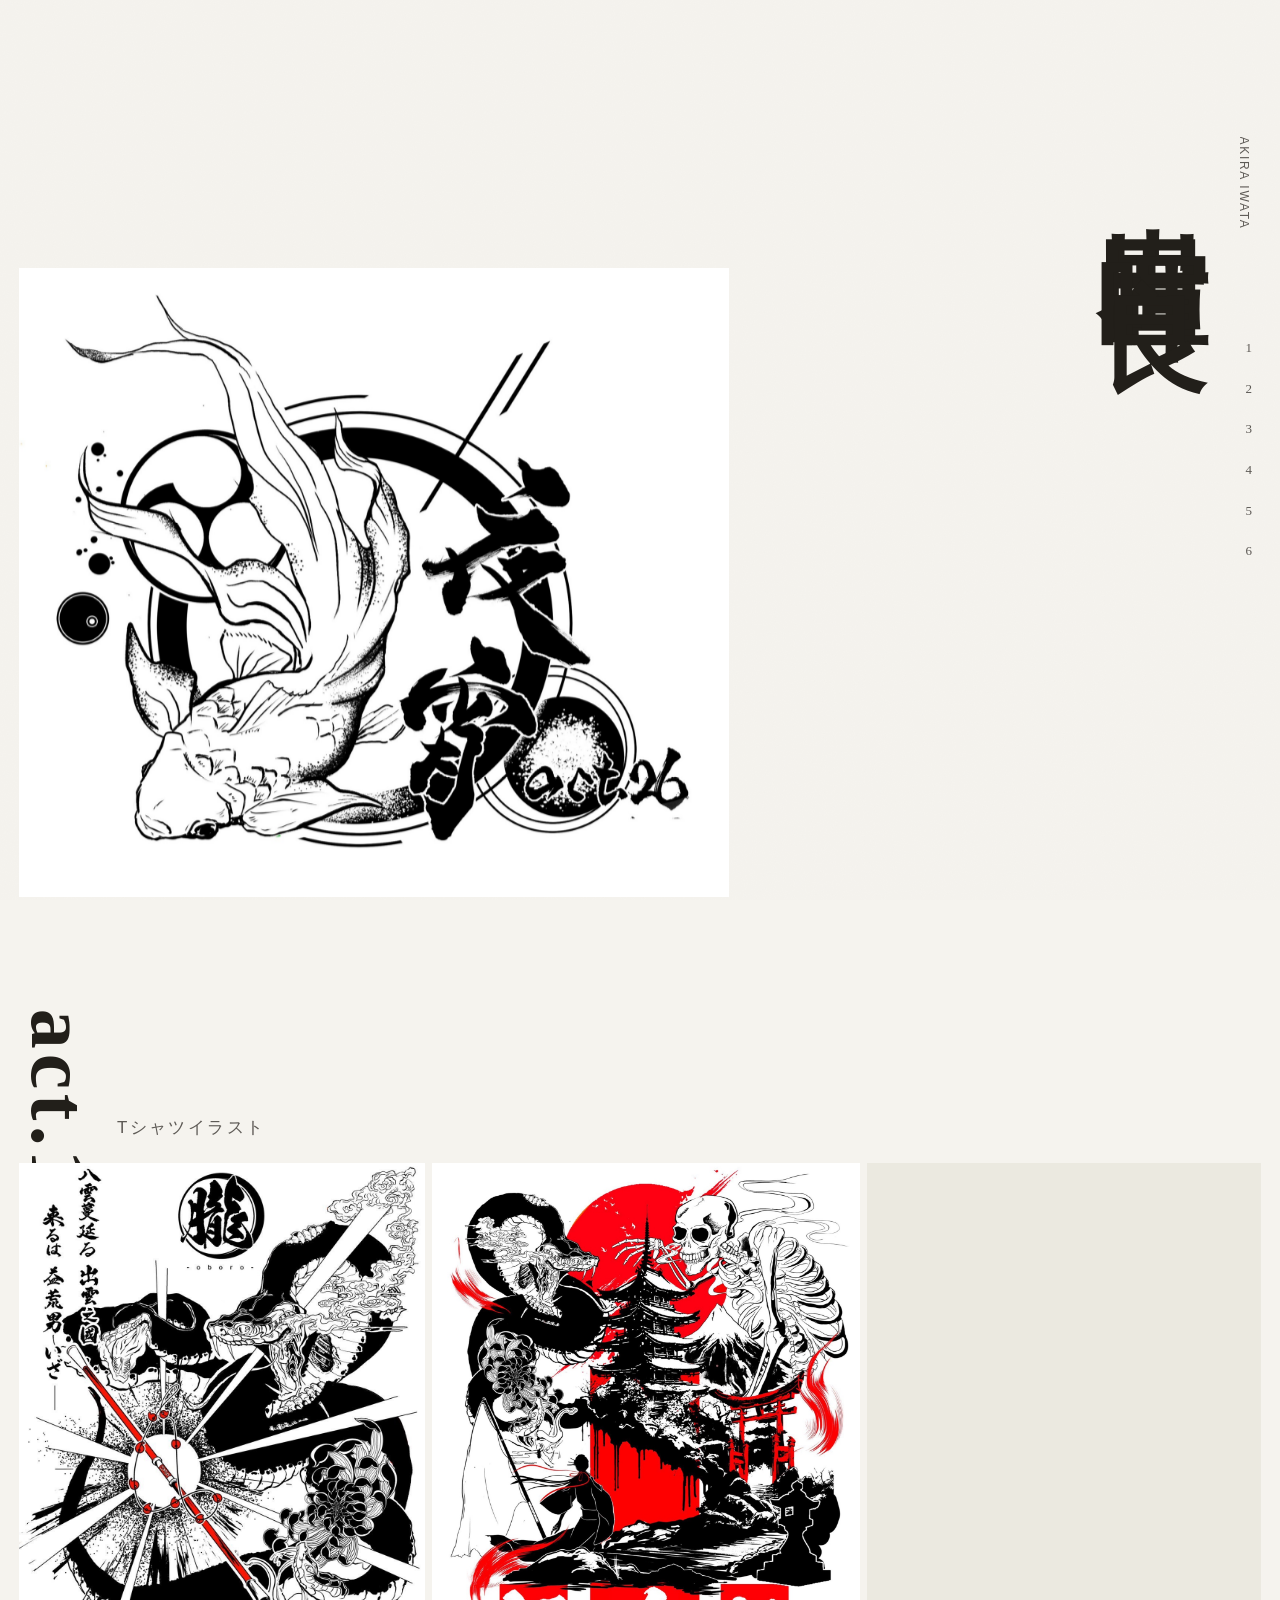
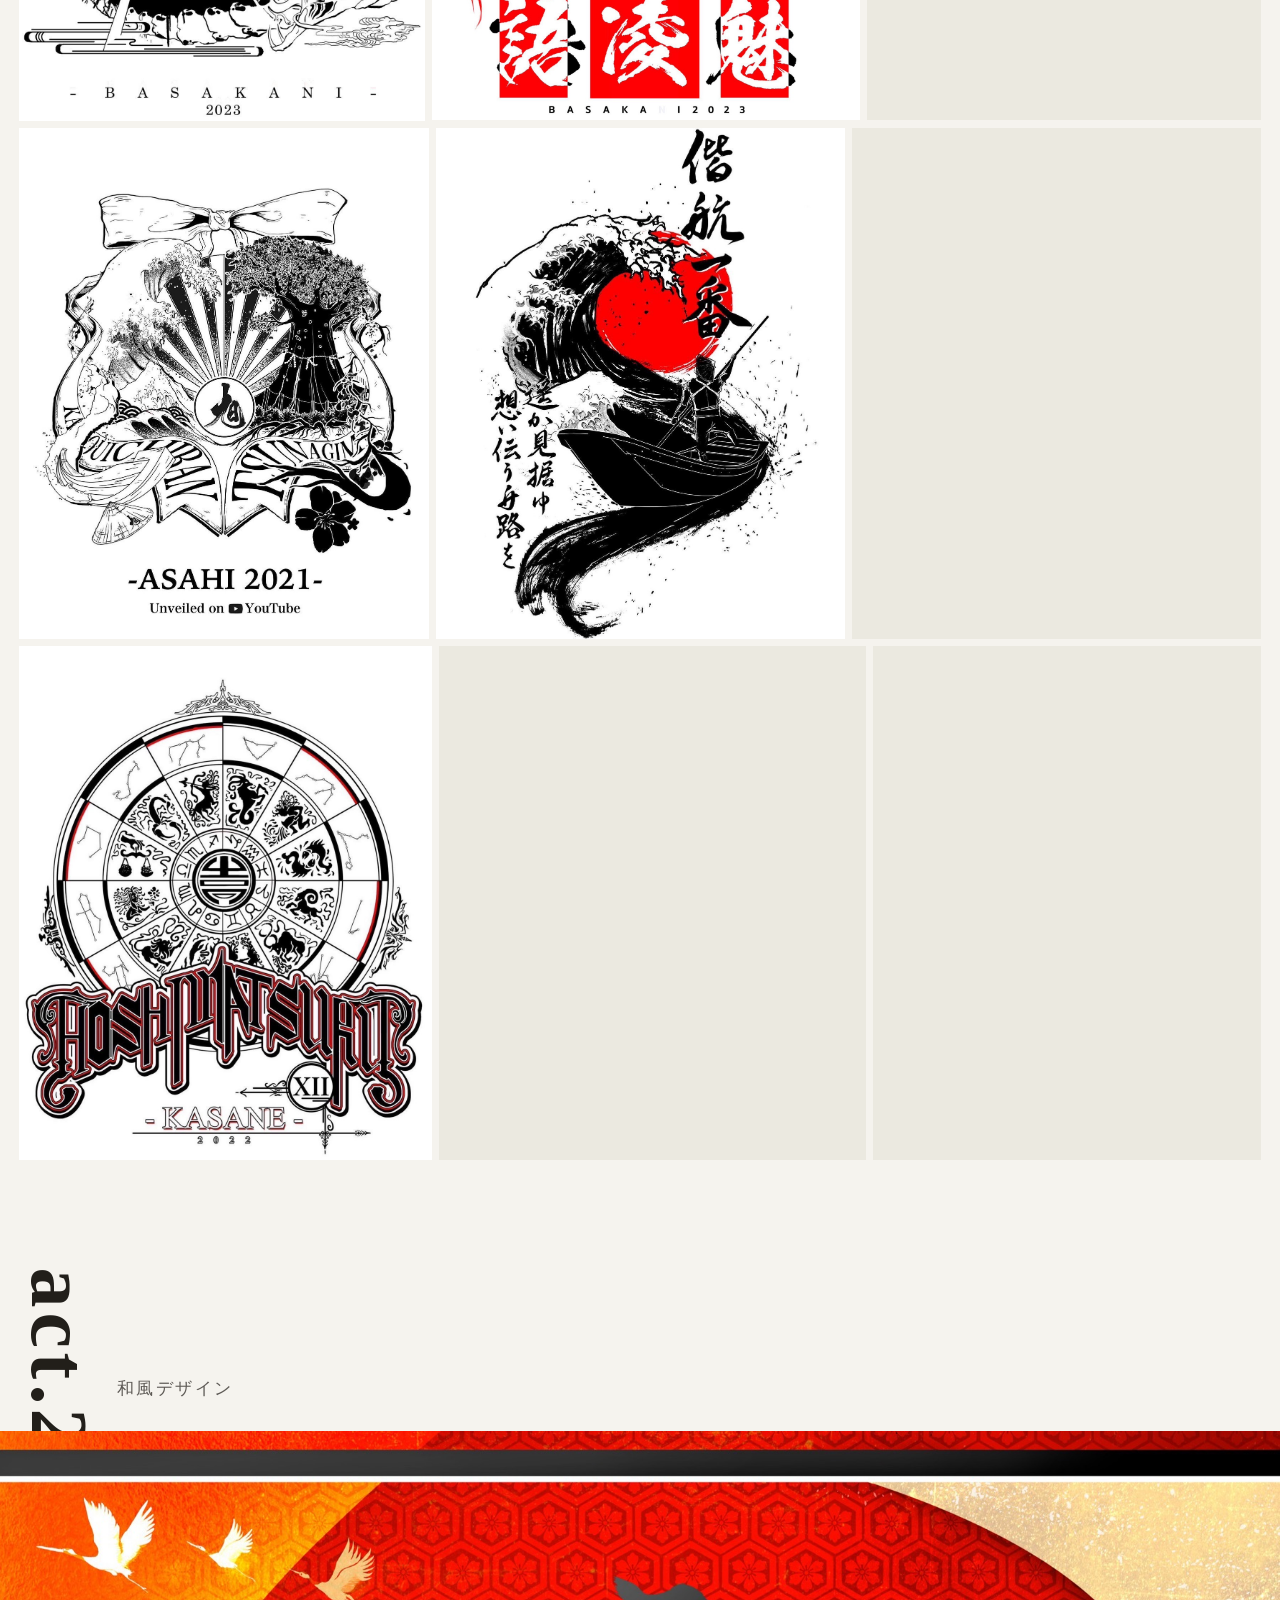
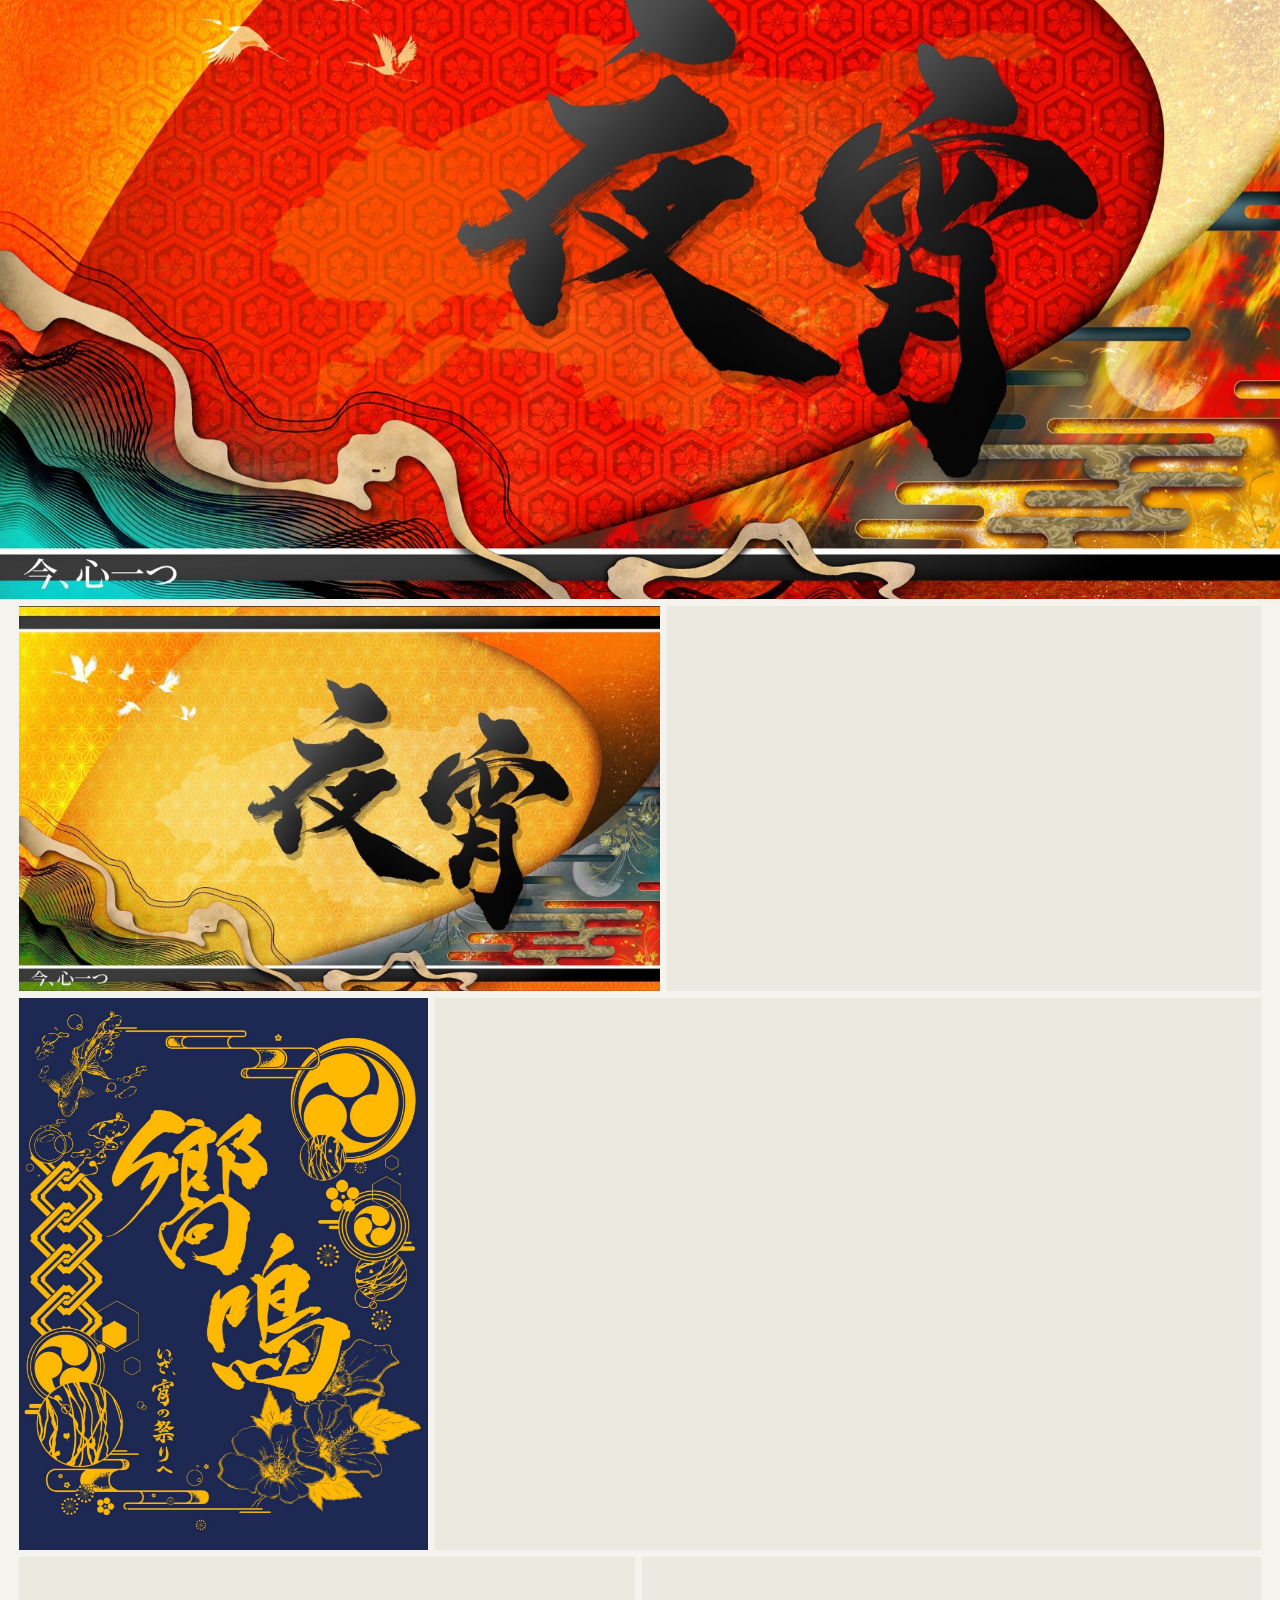
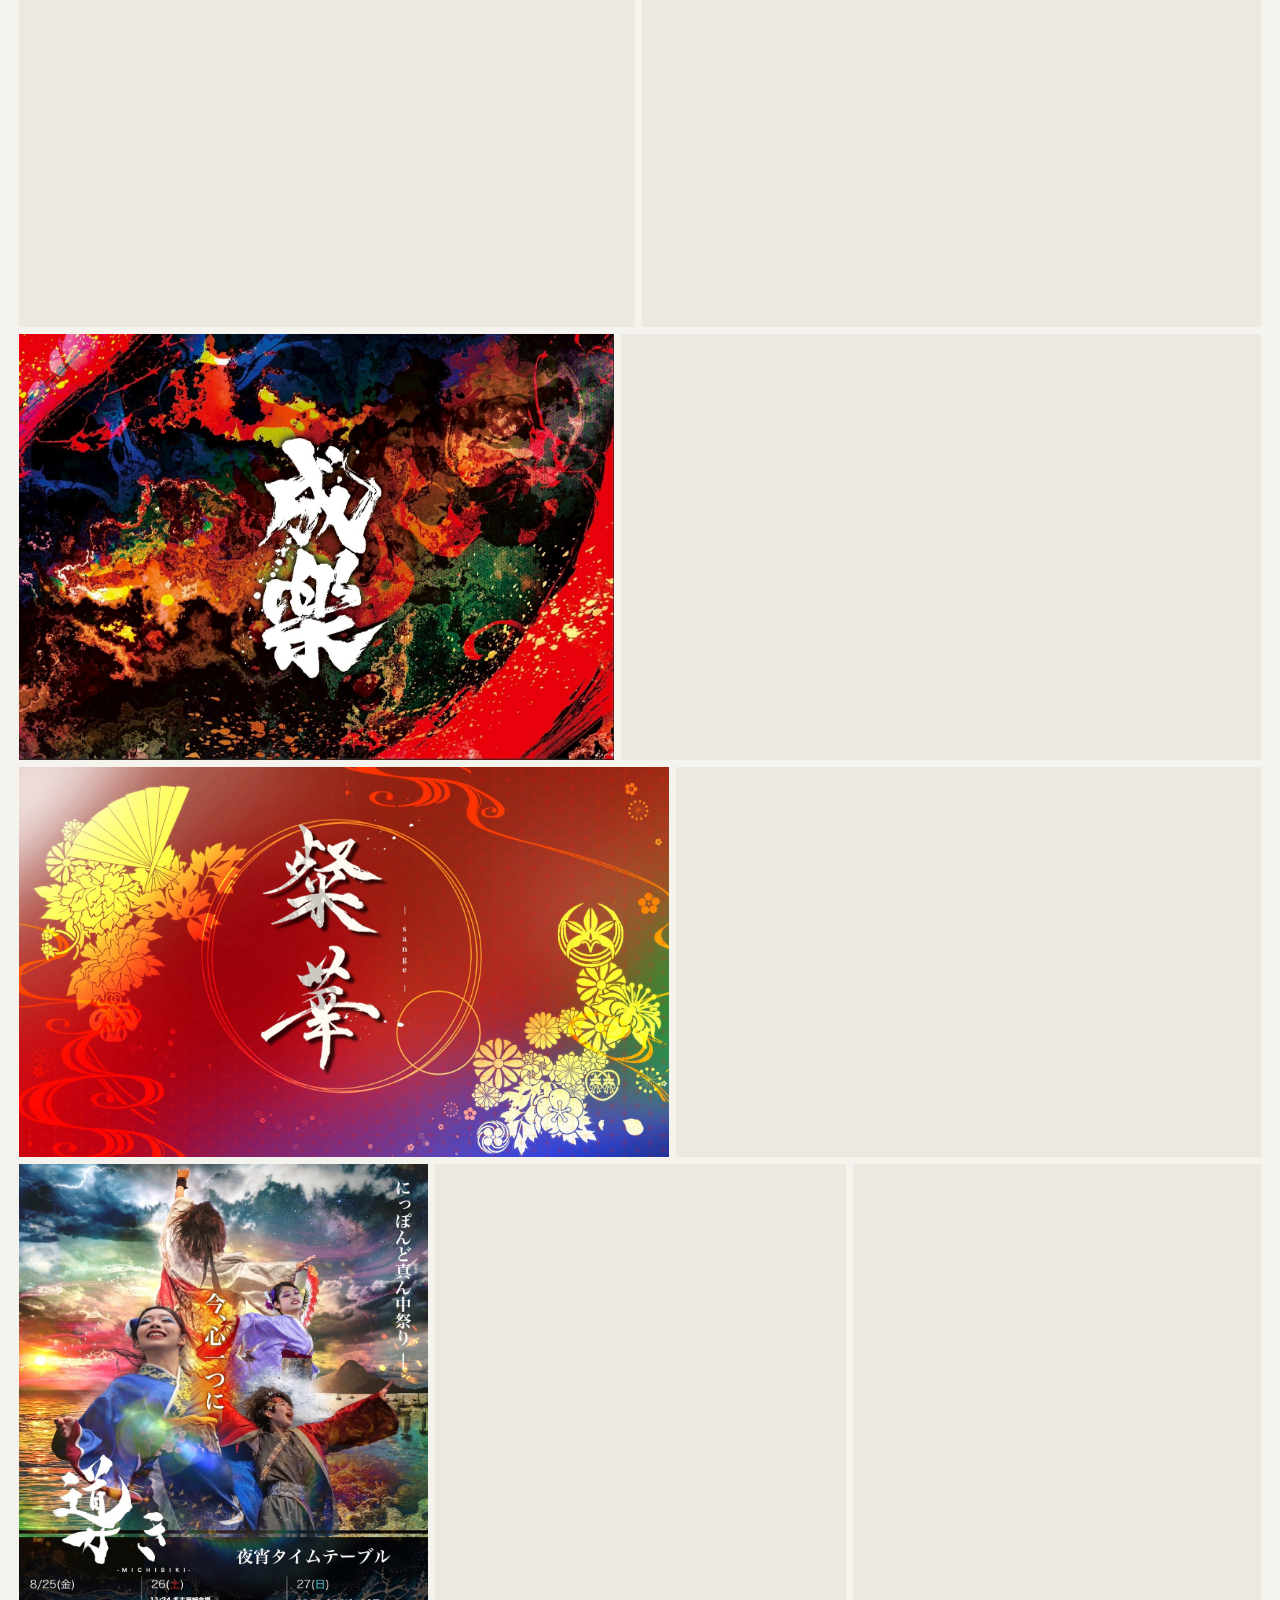
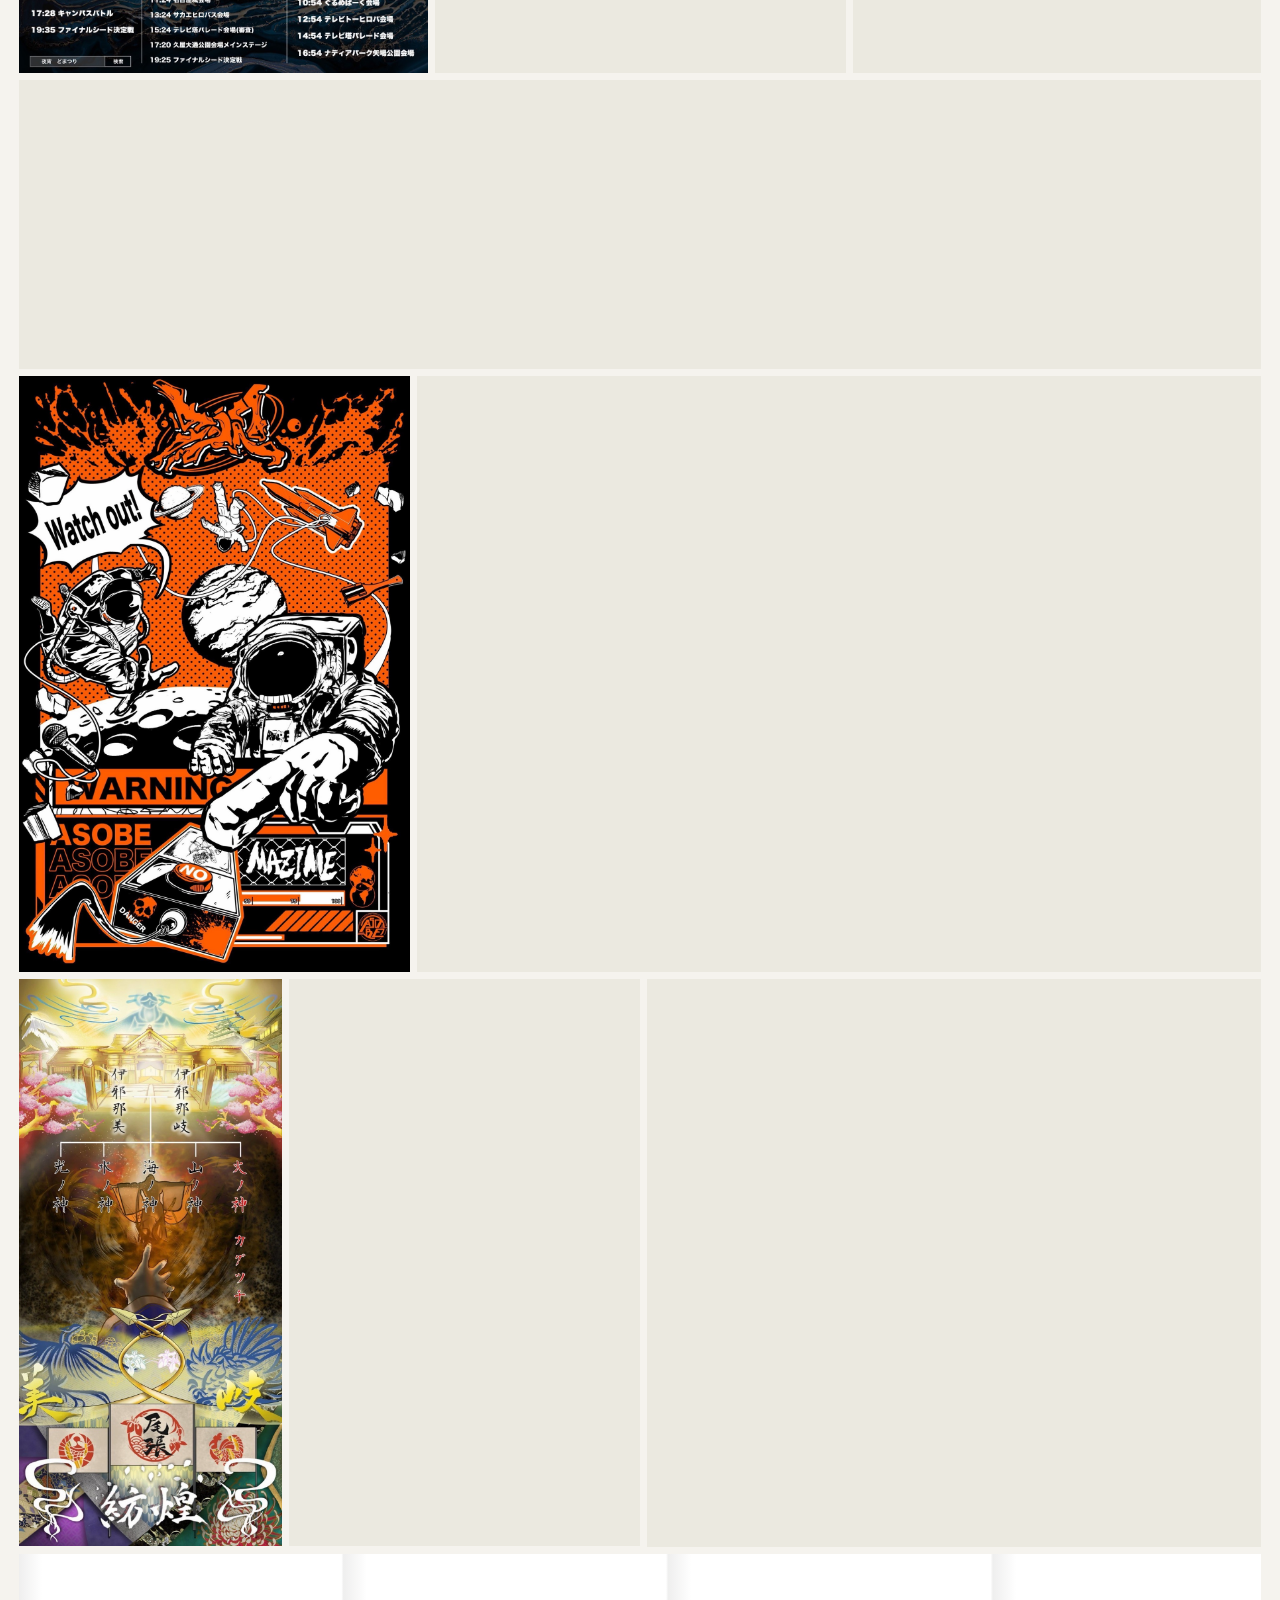
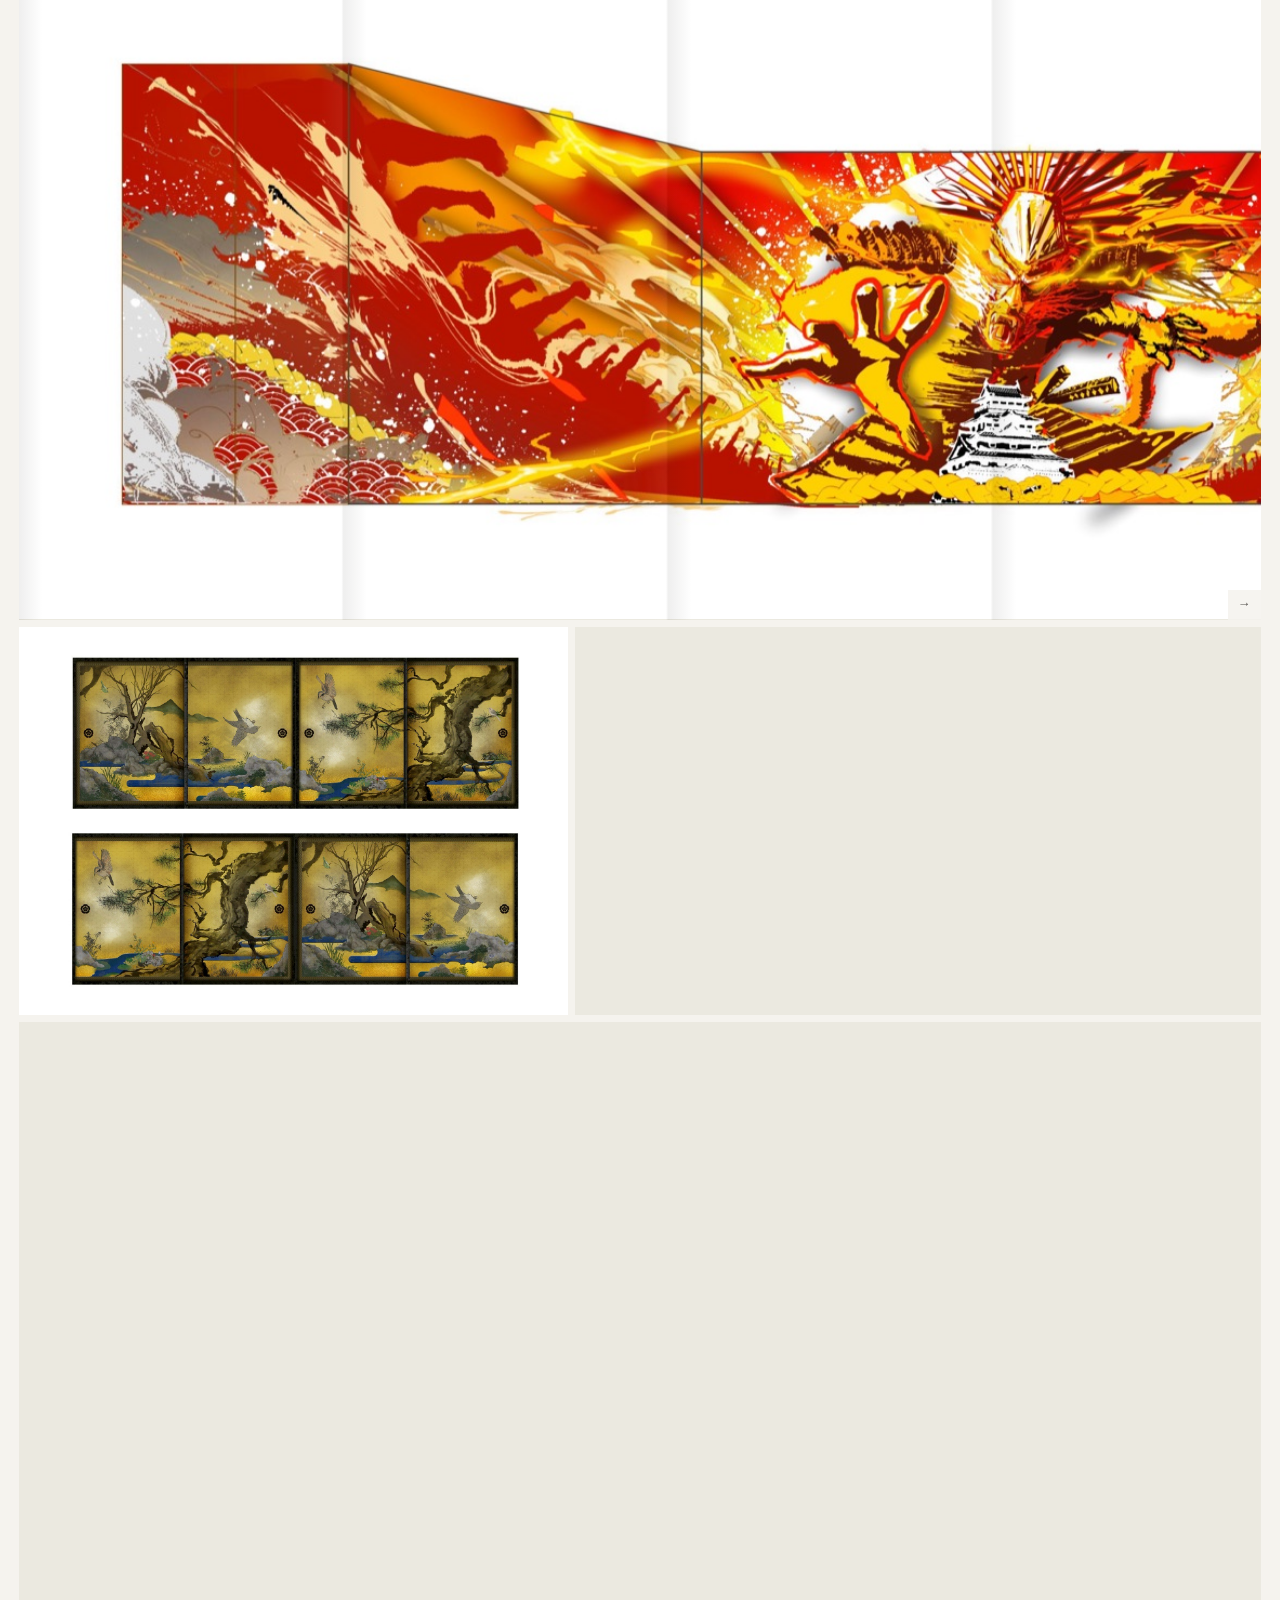
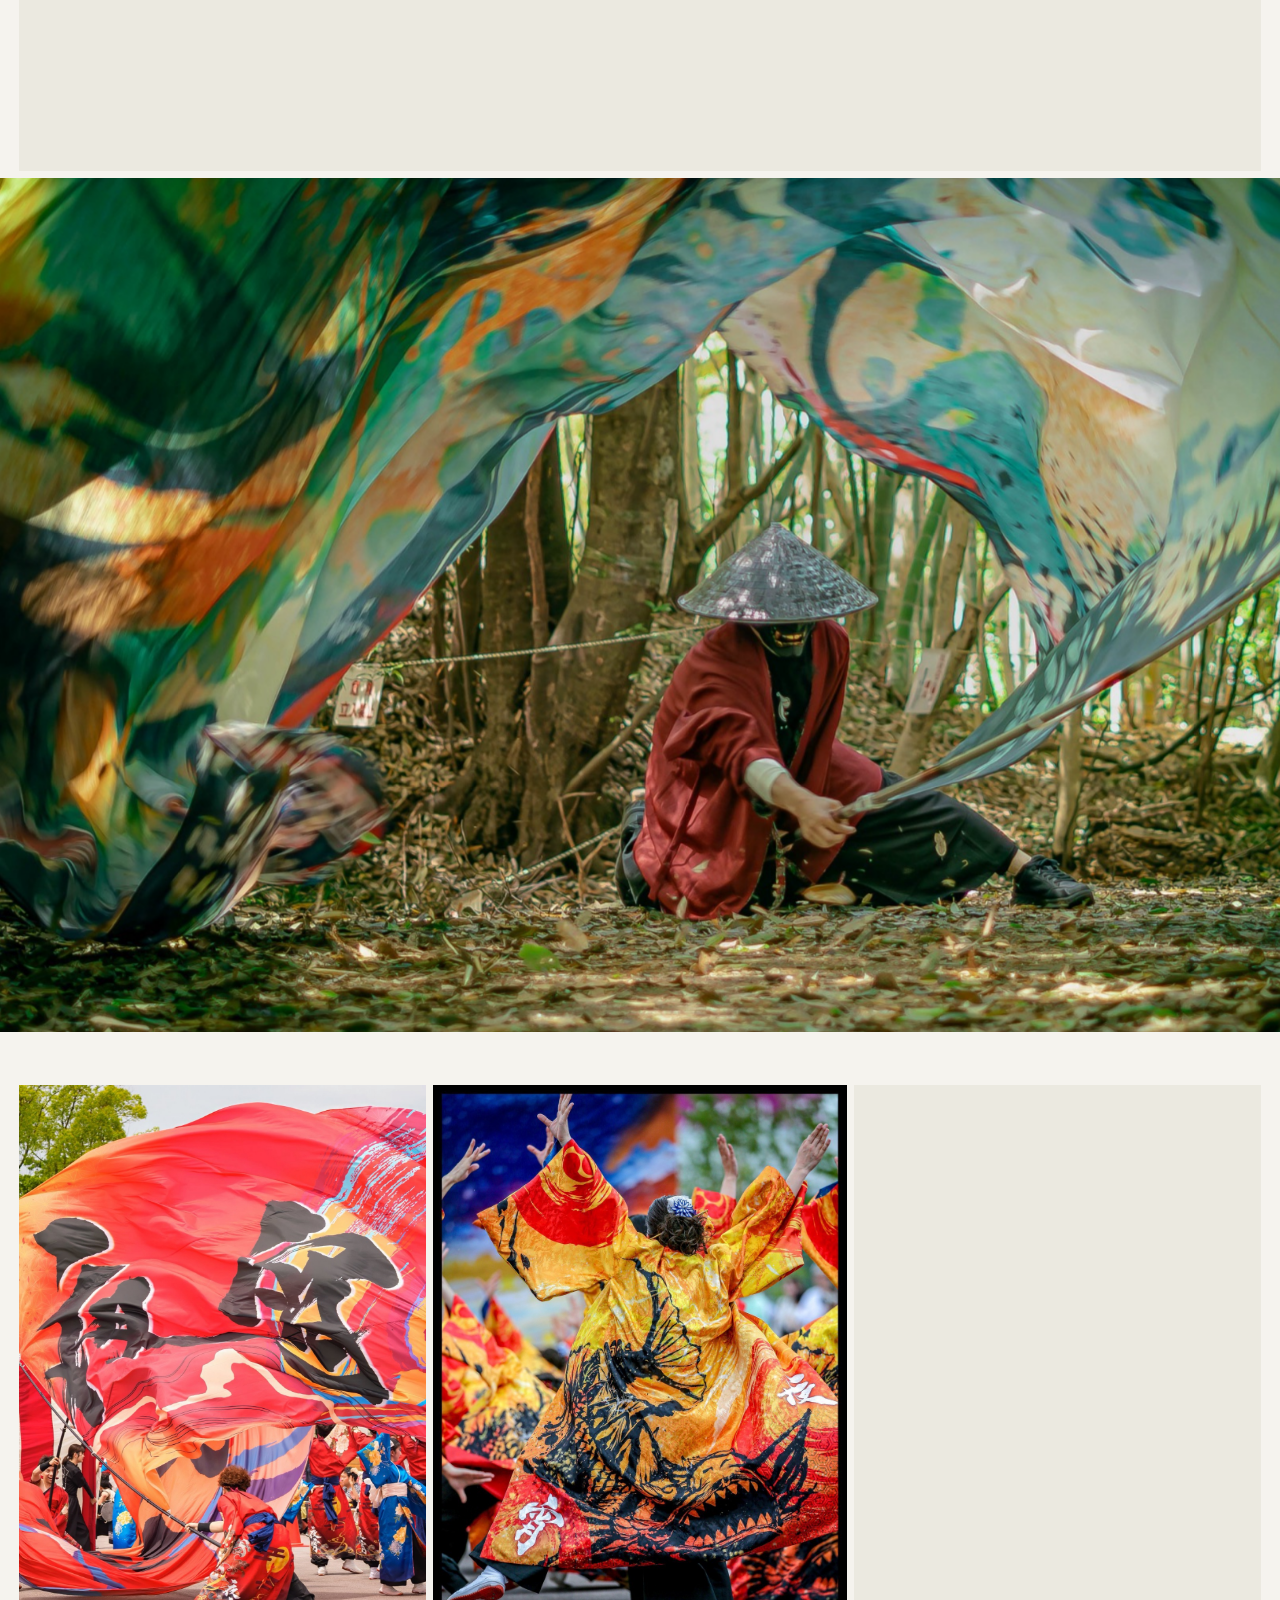
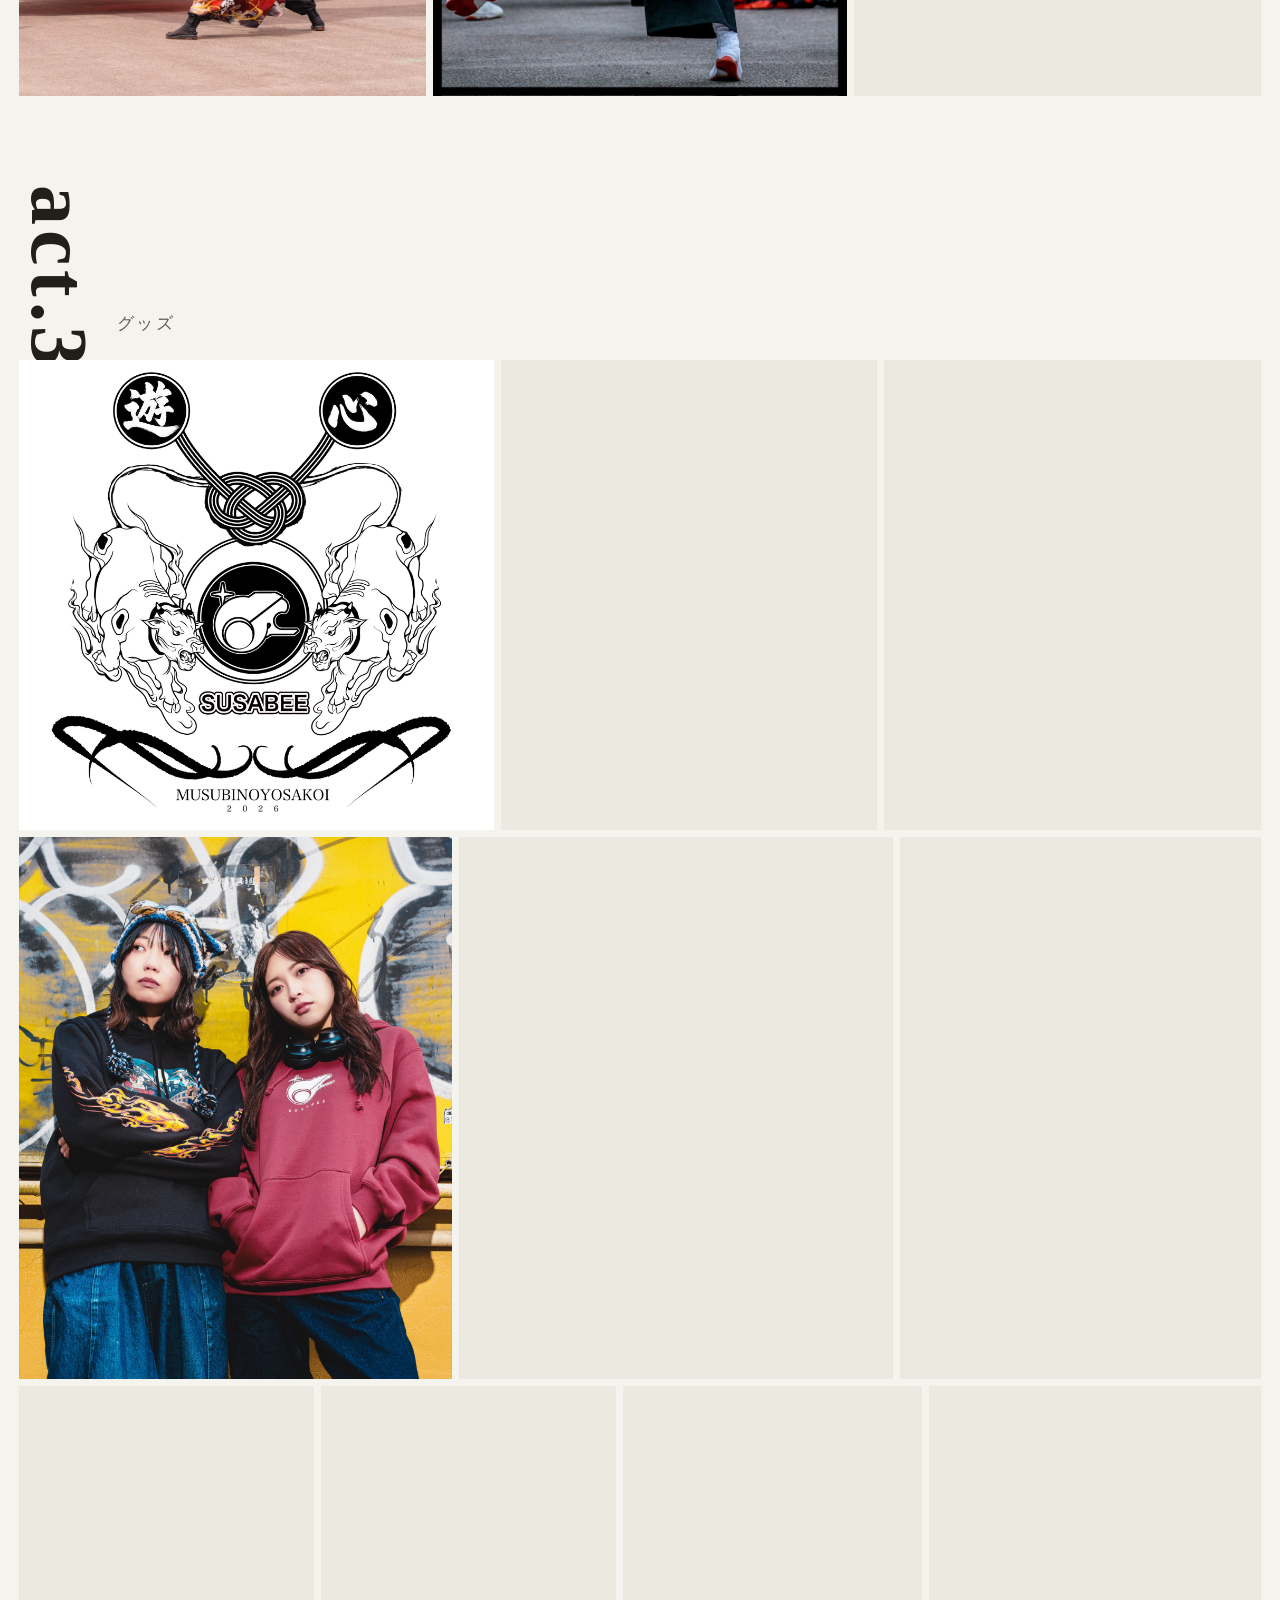
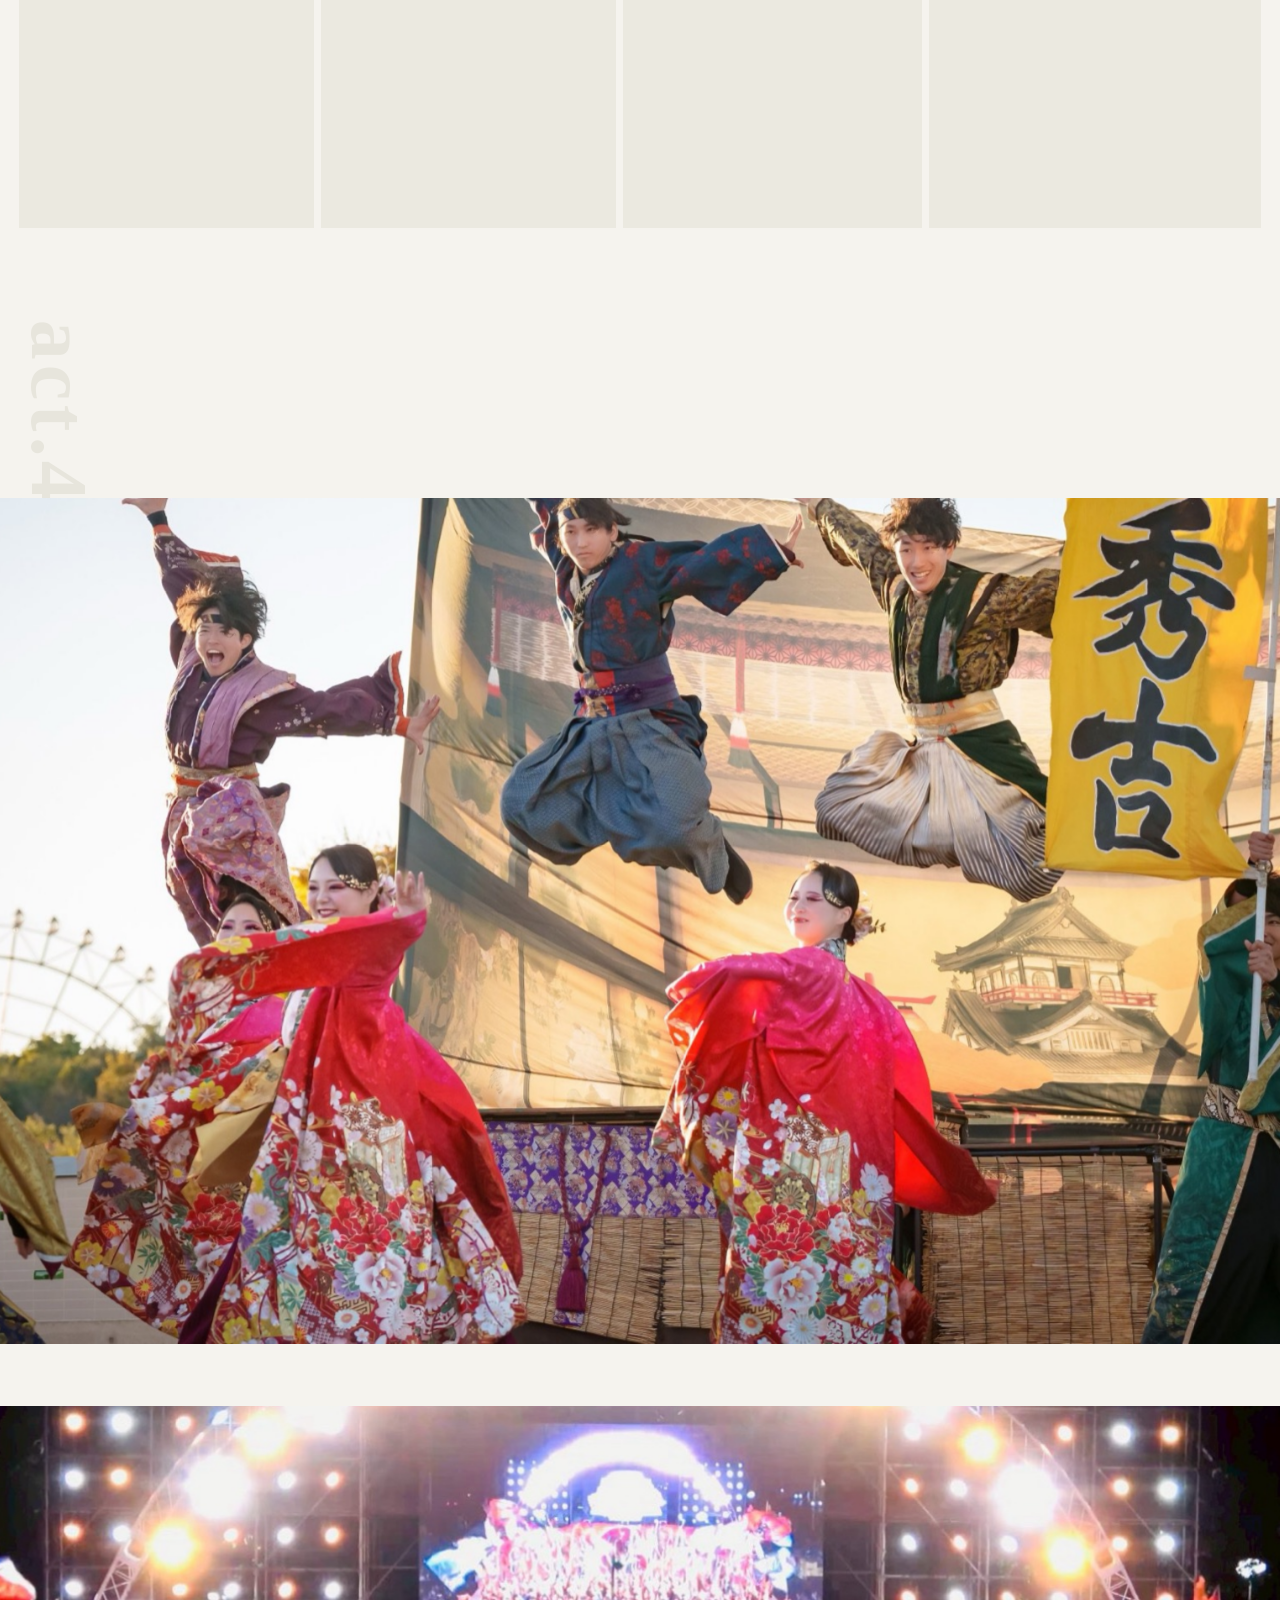
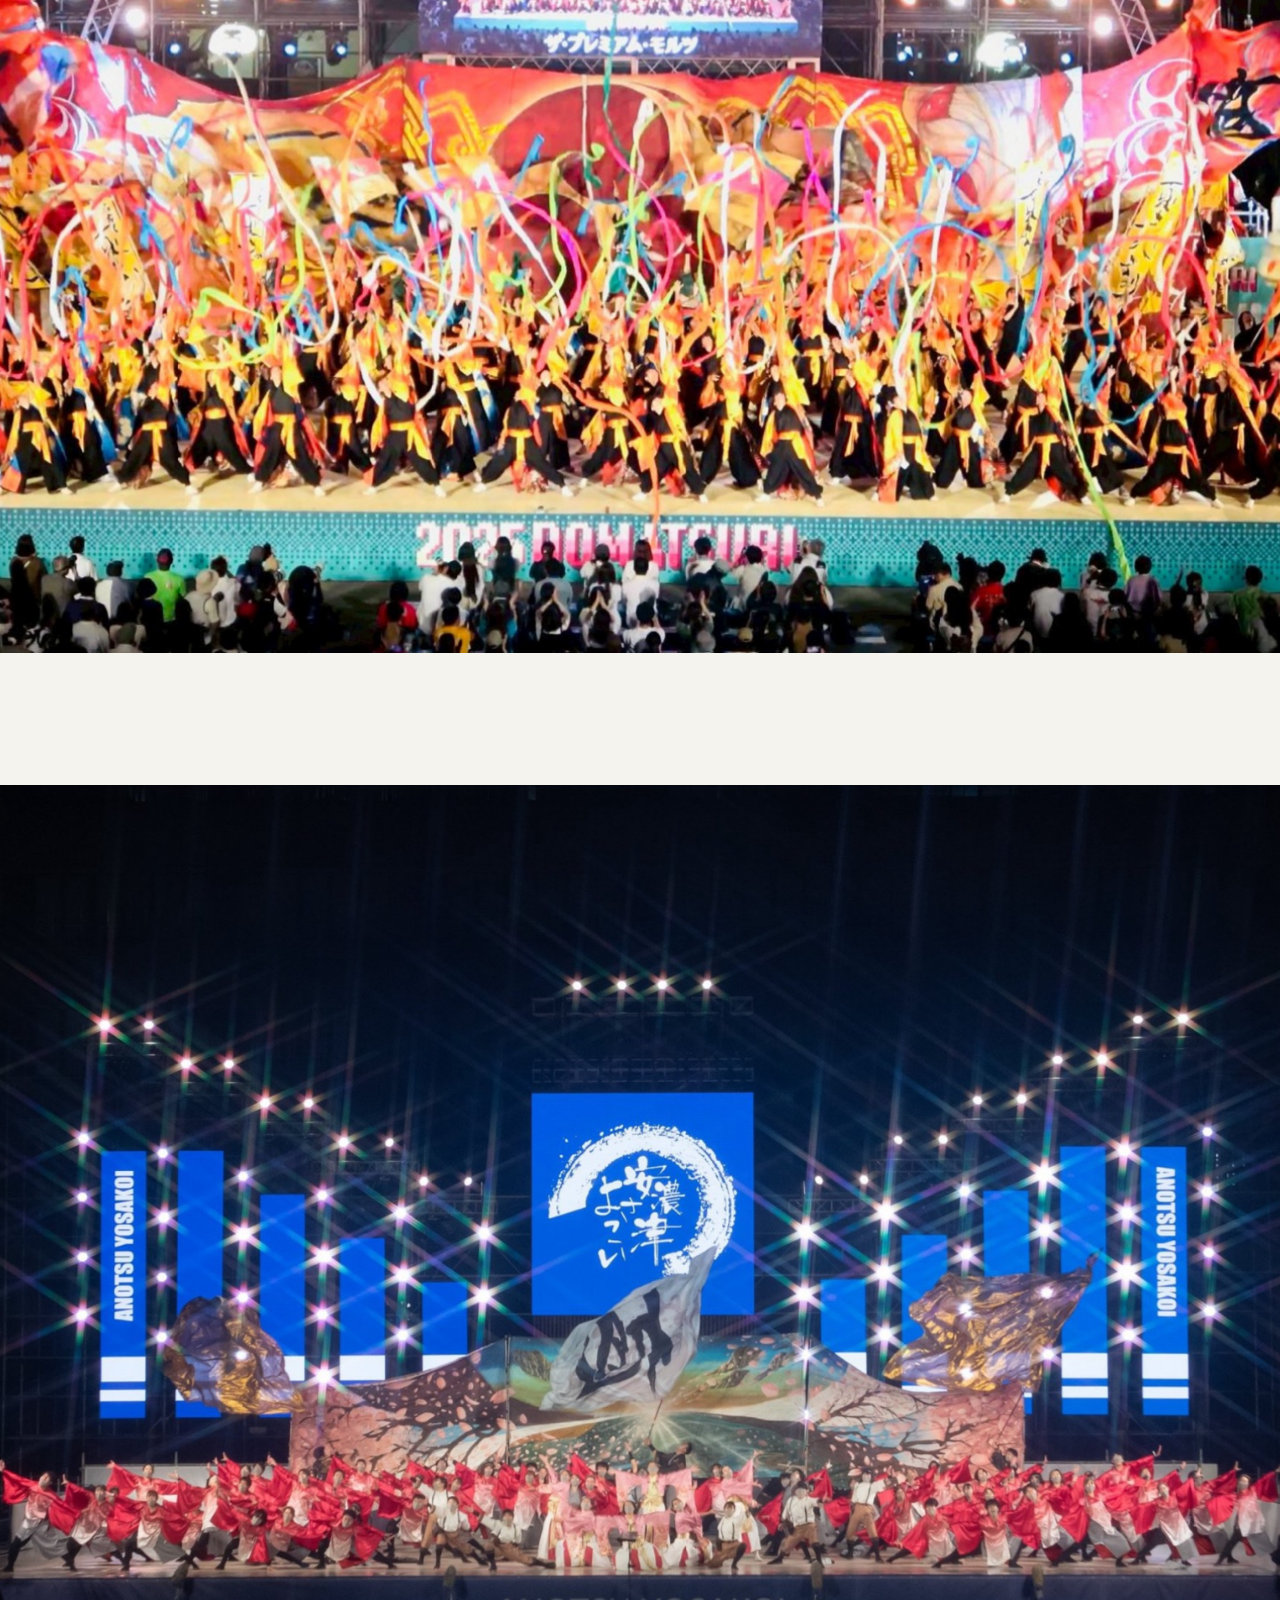
<file: index.html>
<!DOCTYPE html>
<html lang="ja" data-act="paper">
<head>
<meta charset="UTF-8">
<meta name="viewport" content="width=device-width, initial-scale=1">
<title>岩田暉良 作品集</title>
<meta name="description" content="デザイナー岩田暉良の作品集。">
<link rel="icon" href='data:image/svg+xml,<svg xmlns="http://www.w3.org/2000/svg" viewBox="0 0 64 64"><rect width="64" height="64" rx="8" fill="%23b3392b"/></svg>'>
<link rel="stylesheet" href="assets/css/style.css">
</head>
<body>
<!-- このファイルは tools/build_site.mjs による自動生成物。直接編集せず content/site.json を編集して再生成すること。 -->

<div class="bg" aria-hidden="true">
  <div class="bg__paper"></div>
  <div class="bg__night"></div>
</div>

<nav class="nav" aria-label="索引">
  <a href="#act1" aria-label="act.1">1</a>
  <a href="#act2" aria-label="act.2">2</a>
  <a href="#act3" aria-label="act.3">3</a>
  <a href="#act4" aria-label="act.4">4</a>
  <a href="#act5" aria-label="profile">5</a>
  <a href="#act6" aria-label="gallery">6</a>
</nav>

<!-- ═══ 表紙 ═══ -->
<header class="act" data-theme="paper" data-actzone="paper">
  <div class="spine hyoshi">
    <figure class="plate hyoshi__art" data-reveal>
      <button type="button" data-lb="0th-001" data-px="0.12">
        <img src="img/works/0th-001.jpg" alt="墨一色で描かれた金魚のペン画" width="1800" height="1594" fetchpriority="high" decoding="async">
      </button>
    </figure>
    <div class="hyoshi__title-block" data-px="-0.06">
      <p class="hyoshi__sub">AKIRA IWATA</p>
      <h1 class="hyoshi__title">岩田暉良</h1>
    </div>
  </div>
</header>

<main>

<section class="act" id="act1" data-theme="paper" data-actzone="paper">
  <div class="spine">
    <div class="act__head">
      <h2 class="maku-title" data-maku data-px="-0.04">act.1</h2>
      <p class="maku-sub" data-reveal>Tシャツイラスト</p>
    </div>
    <div class="row">
      <figure class="plate" style="--ar:0.728" data-reveal>
        <button type="button" data-lb="1st-001">
          <img src="img/works/1st-001.jpg" alt="二匹の蛇と菊花、朱の棒が絡む放射状のペン画" width="1092" height="1500" loading="lazy" decoding="async">
        </button>
      </figure>
      <figure class="plate" style="--ar:0.768" data-reveal>
        <button type="button" data-lb="1st-002">
          <img src="img/works/1st-002.jpg" alt="骸骨と大蛇、五重塔と朱の鳥居が折り重なるペン画" width="1383" height="1800" loading="lazy" decoding="async">
        </button>
      </figure>
      <figure class="plate" style="--ar:0.707" data-reveal>
        <button type="button" data-lb="1st-003">
          <img src="img/works/1st-003.jpg" alt="筆書きの題字と三つ巴紋を組んだ紋章" width="1273" height="1800" loading="lazy" decoding="async">
        </button>
      </figure>
    </div>
    <div class="row">
      <figure class="plate" style="--ar:0.800" data-reveal>
        <button type="button" data-lb="1st-004">
          <img src="img/works/1st-004.jpg" alt="波と古木と旭光をリボンで束ねた紋様のペン画" width="1145" height="1431" loading="lazy" decoding="async">
        </button>
      </figure>
      <figure class="plate" style="--ar:0.800" data-reveal>
        <button type="button" data-lb="1st-005">
          <img src="img/works/1st-005.jpg" alt="大波を越える舟の上で竿を差す人物と朱の日輪" width="1145" height="1431" loading="lazy" decoding="async">
        </button>
      </figure>
      <figure class="plate" style="--ar:0.799" data-reveal>
        <button type="button" data-lb="1st-006">
          <img src="img/works/1st-006.jpg" alt="スペードの中に蓮と旭光を収めた紋章" width="1144" height="1432" loading="lazy" decoding="async">
        </button>
      </figure>
    </div>
    <div class="row">
      <figure class="plate" style="--ar:0.803" data-reveal>
        <button type="button" data-lb="1st-007">
          <img src="img/works/1st-007.jpg" alt="十二星座を環に配した星図のペン画" width="1148" height="1430" loading="lazy" decoding="async">
        </button>
      </figure>
      <figure class="plate" style="--ar:0.831" data-reveal>
        <button type="button" data-lb="1st-008">
          <img src="img/works/1st-008.jpg" alt="鶴と亀甲紋、椿をあしらった墨の構成" width="1378" height="1658" loading="lazy" decoding="async">
        </button>
      </figure>
      <figure class="plate" style="--ar:0.755" data-reveal>
        <button type="button" data-lb="1st-009">
          <img src="img/works/1st-009.jpg" alt="時計盤と鯉を組み合わせたハーフトーンの画" width="898" height="1190" loading="lazy" decoding="async">
        </button>
      </figure>
    </div>
  </div>
</section>

<section class="act" id="act2" data-theme="paper" data-actzone="paper">
  <div class="spine">
    <div class="act__head">
      <h2 class="maku-title" data-maku data-px="-0.04">act.2</h2>
      <p class="maku-sub" data-reveal>和風デザイン</p>
    </div>
  </div>
  <figure class="plate bleed bleed-photo" data-reveal>
    <button type="button" data-lb="2nd-001">
      <img src="img/works/2nd-001.jpg" alt="緋色の地に扇と飛鶴、墨書の題字を配した祭グラフィック" width="1800" height="1080" loading="lazy" decoding="async">
    </button>
  </figure>
  <div class="spine">
    <div class="row">
      <figure class="plate" style="--ar:1.663" data-reveal>
        <button type="button" data-lb="2nd-002">
          <img src="img/works/2nd-002.jpg" alt="金の楕円に飛鶴と題字を配した一枚" width="1650" height="992" loading="lazy" decoding="async">
        </button>
      </figure>
      <figure class="plate" style="--ar:1.541" data-reveal>
        <button type="button" data-lb="2nd-003">
          <img src="img/works/2nd-003.jpg" alt="赤地に黒の筆文字。青紫の筆致が交差する" width="1368" height="888" loading="lazy" decoding="async">
        </button>
      </figure>
    </div>
    <div class="row">
      <figure class="plate" style="--ar:0.741" data-reveal>
        <button type="button" data-lb="2nd-004">
          <img src="img/works/2nd-004.jpg" alt="紺地に金。鯉と巴紋、花をあしらった題字ポスター" width="1334" height="1800" loading="lazy" decoding="async">
        </button>
      </figure>
      <figure class="plate" style="--ar:1.496" data-reveal>
        <button type="button" data-lb="2nd-005">
          <img src="img/works/2nd-005.jpg" alt="黒地に金の牡丹紋と朱の筆致" width="1800" height="1203" loading="lazy" decoding="async">
        </button>
      </figure>
    </div>
    <div class="row">
      <figure class="plate" style="--ar:1.665" data-reveal>
        <button type="button" data-lb="2nd-006">
          <img src="img/works/2nd-006.jpg" alt="虹色の飛沫の中の紋章。暖色の書き分け" width="1800" height="1081" loading="lazy" decoding="async">
        </button>
      </figure>
      <figure class="plate" style="--ar:1.672" data-reveal>
        <button type="button" data-lb="2nd-007">
          <img src="img/works/2nd-007.jpg" alt="同じ紋章の寒色の書き分け" width="1766" height="1056" loading="lazy" decoding="async">
        </button>
      </figure>
    </div>
    <div class="row">
      <figure class="plate" style="--ar:1.398" data-reveal>
        <button type="button" data-lb="2nd-008">
          <img src="img/works/2nd-008.jpg" alt="マーブル状の混沌の上に白抜きの筆文字" width="1513" height="1082" loading="lazy" decoding="async">
        </button>
      </figure>
      <figure class="plate" style="--ar:1.502" data-reveal>
        <button type="button" data-lb="2nd-009">
          <img src="img/works/2nd-009.jpg" alt="炎の飛沫と飛鶴を従えた題字" width="1416" height="943" loading="lazy" decoding="async">
        </button>
      </figure>
    </div>
    <div class="row">
      <figure class="plate" style="--ar:1.667" data-reveal>
        <button type="button" data-lb="2nd-010">
          <img src="img/works/2nd-010.jpg" alt="扇と牡丹、家紋を虹の帯に散らした一枚" width="1800" height="1080" loading="lazy" decoding="async">
        </button>
      </figure>
      <figure class="plate" style="--ar:1.498" data-reveal>
        <button type="button" data-lb="2nd-011">
          <img src="img/works/2nd-011.jpg" alt="朱の渦の上に白の筆文字" width="1800" height="1202" loading="lazy" decoding="async">
        </button>
      </figure>
    </div>
    <div class="row">
      <figure class="plate" style="--ar:0.803" data-reveal>
        <button type="button" data-lb="2nd-012">
          <img src="img/works/2nd-012.jpg" alt="虹色の空へ踊り手が舞う演舞会ポスター" width="1147" height="1429" loading="lazy" decoding="async">
        </button>
      </figure>
      <figure class="plate" style="--ar:0.807" data-reveal>
        <button type="button" data-lb="2nd-013">
          <img src="img/works/2nd-013.jpg" alt="三人の踊り手を金青赤で組んだポスター" width="1452" height="1800" loading="lazy" decoding="async">
        </button>
      </figure>
      <figure class="plate" style="--ar:0.802" data-reveal>
        <button type="button" data-lb="2nd-014">
          <img src="img/works/2nd-014.jpg" alt="夜桜と城を背にしたポスター" width="1444" height="1800" loading="lazy" decoding="async">
        </button>
      </figure>
    </div>
    <div class="row">
      <figure class="plate" style="--ar:4.306" data-reveal>
        <button type="button" data-lb="2nd-015">
          <img src="img/works/2nd-015.jpg" alt="提灯の参道と鳥居、花火の夜空が続く横長の画" width="1800" height="418" loading="lazy" decoding="async">
        </button>
      </figure>
    </div>
    <div class="row">
      <figure class="plate" style="--ar:0.655" data-reveal>
        <button type="button" data-lb="2nd-016">
          <img src="img/works/2nd-016.jpg" alt="ハーフトーンの宇宙飛行士が叫ぶポップアート" width="1179" height="1800" loading="lazy" decoding="async">
        </button>
      </figure>
      <figure class="plate" style="--ar:1.415" data-reveal>
        <button type="button" data-lb="2nd-019">
          <img src="img/works/2nd-019.jpg" alt="橋の上、鬼面の男と女学生が対峙する夜の図" width="1800" height="1272" loading="lazy" decoding="async">
        </button>
      </figure>
    </div>
    <div class="row">
      <figure class="plate" style="--ar:0.463" data-reveal>
        <button type="button" data-lb="2nd-017">
          <img src="img/works/2nd-017.jpg" alt="社殿と鶴、系譜を縦に紡いだ掛軸状の一幅" width="834" height="1800" loading="lazy" decoding="async">
        </button>
      </figure>
      <figure class="plate" style="--ar:0.619" data-reveal>
        <button type="button" data-lb="2nd-018">
          <img src="img/works/2nd-018.jpg" alt="白装束の舞人が刃を掲げる。鶴と鳥居と社" width="1007" height="1627" loading="lazy" decoding="async">
        </button>
      </figure>
      <figure class="plate" style="--ar:1.082" data-reveal>
        <button type="button" data-lb="2nd-020">
          <img src="img/works/2nd-020.jpg" alt="三角帽の海賊髑髏と舵輪、幟を組んだ紋" width="1800" height="1664" loading="lazy" decoding="async">
        </button>
      </figure>
    </div>
    <div class="byobu-wrap" data-reveal>
      <div class="byobu" tabindex="0" role="region" aria-label="横にスクロールできます">
        <div class="byobu__inner">
          <img src="img/works/2nd-021.jpg" alt="緋と金の焔の中に武神と城が浮かぶ六曲の折屏風" width="1800" height="615" loading="lazy" decoding="async">
          <div class="byobu__folds" aria-hidden="true"></div>
        </div>
      </div>
      <p class="byobu-hint" aria-hidden="true">→</p>
    </div>
    <div class="row">
      <figure class="plate" style="--ar:1.414" data-reveal>
        <button type="button" data-lb="2nd-022">
          <img src="img/works/2nd-022.jpg" alt="金地に松と鳥、流水を描いた八面の襖絵" width="1684" height="1191" loading="lazy" decoding="async">
        </button>
      </figure>
      <figure class="plate" style="--ar:1.768" data-reveal>
        <button type="button" data-lb="2nd-023">
          <img src="img/works/2nd-023.jpg" alt="城と鶴の襖絵を建て込んだ和室" width="1800" height="1018" loading="lazy" decoding="async">
        </button>
      </figure>
    </div>
    <div class="row">
      <figure class="plate" style="--ar:1.656" data-reveal>
        <button type="button" data-lb="3rd-011">
          <img src="img/works/3rd-011.jpg" alt="青緑と橙のマーブリングに花の縁取りの旗原画" width="1800" height="1087" loading="lazy" decoding="async">
        </button>
      </figure>
    </div>
  </div>
  <figure class="plate bleed bleed-photo bleed-photo--cover" data-reveal>
    <button type="button" data-lb="3rd-012">
      <img src="img/works/3rd-012.jpg" alt="森の中、笠を被った旗手の頭上で巨大な旗が渦を巻く" width="1800" height="1297" loading="lazy" decoding="async">
    </button>
  </figure>
  <div class="spine">
    <div class="row">
      <figure class="plate" style="--ar:0.667" data-reveal>
        <button type="button" data-lb="3rd-013">
          <img src="img/works/3rd-013.jpg" alt="翻る赤旗の下で身を沈める踊り手" width="1200" height="1800" loading="lazy" decoding="async">
        </button>
      </figure>
      <figure class="plate" style="--ar:0.677" data-reveal>
        <button type="button" data-lb="3rd-015">
          <img src="img/works/3rd-015.jpg" alt="龍のプリント衣装が回転で円を描く" width="1052" height="1554" loading="lazy" decoding="async">
        </button>
      </figure>
      <figure class="plate" style="--ar:0.667" data-reveal>
        <button type="button" data-lb="3rd-016">
          <img src="img/works/3rd-016.jpg" alt="橙の龍法被を纏う踊り手たちの接写" width="1200" height="1800" loading="lazy" decoding="async">
        </button>
      </figure>
    </div>
  </div>
</section>

<section class="act" id="act3" data-theme="paper" data-actzone="paper">
  <div class="spine">
    <div class="act__head">
      <h2 class="maku-title" data-maku data-px="-0.04">act.3</h2>
      <p class="maku-sub" data-reveal>グッズ</p>
    </div>
    <div class="row">
      <figure class="plate" style="--ar:1.008" data-reveal>
        <button type="button" data-lb="3rd-001">
          <img src="img/works/3rd-001.jpg" alt="双つの猪と呼子笛、水引を組んだ紋" width="1800" height="1785" loading="lazy" decoding="async">
        </button>
      </figure>
      <figure class="plate" style="--ar:0.800" data-reveal>
        <button type="button" data-lb="3rd-002">
          <img src="img/works/3rd-002.jpg" alt="赤い壁の前、キャップとプリントTシャツのモデル" width="1440" height="1800" loading="lazy" decoding="async">
        </button>
      </figure>
      <figure class="plate" style="--ar:0.800" data-reveal>
        <button type="button" data-lb="3rd-003">
          <img src="img/works/3rd-003.jpg" alt="鳥居の意匠のバックプリントの後ろ姿" width="1440" height="1800" loading="lazy" decoding="async">
        </button>
      </figure>
    </div>
    <div class="row">
      <figure class="plate" style="--ar:0.800" data-reveal>
        <button type="button" data-lb="3rd-004">
          <img src="img/works/3rd-004.jpg" alt="グラフィティの壁の前に立つ二人" width="1440" height="1800" loading="lazy" decoding="async">
        </button>
      </figure>
      <figure class="plate" style="--ar:0.800" data-reveal>
        <button type="button" data-lb="3rd-005">
          <img src="img/works/3rd-005.jpg" alt="レオパードのコートに赤のTシャツを合わせた着席のポートレート" width="1440" height="1800" loading="lazy" decoding="async">
        </button>
      </figure>
      <figure class="plate" style="--ar:0.667" data-reveal>
        <button type="button" data-lb="3rd-006">
          <img src="img/works/3rd-006.jpg" alt="夜、波形の壁の前でロングスリーブを着るモデル" width="1200" height="1800" loading="lazy" decoding="async">
        </button>
      </figure>
    </div>
    <div class="row">
      <figure class="plate" style="--ar:0.667" data-reveal>
        <button type="button" data-lb="3rd-007">
          <img src="img/works/3rd-007.jpg" alt="夜の階段でグラフィティを背にしたカット" width="1200" height="1800" loading="lazy" decoding="async">
        </button>
      </figure>
      <figure class="plate" style="--ar:0.667" data-reveal>
        <button type="button" data-lb="3rd-008">
          <img src="img/works/3rd-008.jpg" alt="胸プリントと袖グラフィックの寄り" width="1200" height="1800" loading="lazy" decoding="async">
        </button>
      </figure>
      <figure class="plate" style="--ar:0.677" data-reveal>
        <button type="button" data-lb="3rd-009">
          <img src="img/works/3rd-009.jpg" alt="ネオンの光の中、手すりに腰かけたモデル" width="1218" height="1800" loading="lazy" decoding="async">
        </button>
      </figure>
      <figure class="plate" style="--ar:0.751" data-reveal>
        <button type="button" data-lb="3rd-010">
          <img src="img/works/3rd-010.jpg" alt="街の光をぼかした夜景に立つポートレート" width="1351" height="1800" loading="lazy" decoding="async">
        </button>
      </figure>
    </div>
  </div>
</section>

<section class="act" id="act4" data-theme="night" data-actzone="night">
  <div class="spine">
    <div class="act__head">
      <h2 class="maku-title" data-maku data-px="-0.04">act.4</h2>
    </div>
  </div>
  <figure class="plate bleed bleed-photo bleed-photo--cover" data-reveal>
    <button type="button" data-lb="4th-001">
      <img src="img/works/4th-001.jpg" alt="夕陽の逆光の中、三人の踊り手が宙に跳ぶ" width="1800" height="1200" loading="lazy" decoding="async">
    </button>
  </figure>
  <figure class="plate bleed bleed-photo bleed-photo--cover" data-reveal>
    <button type="button" data-lb="4th-002">
      <img src="img/works/4th-002.jpg" alt="紙吹雪と旗が舞う夜の大舞台" width="1800" height="997" loading="lazy" decoding="async">
    </button>
  </figure>
  <figure class="plate bleed bleed-photo bleed-photo--cover" data-reveal>
    <button type="button" data-lb="4th-003">
      <img src="img/works/4th-003.jpg" alt="レーザーの走るメインステージを紅の衣装が埋める" width="1800" height="1201" loading="lazy" decoding="async">
    </button>
  </figure>
  <div class="spine">
    <div class="row">
      <figure class="plate" style="--ar:1.501" data-reveal>
        <button type="button" data-lb="4th-004">
          <img src="img/works/4th-004.jpg" alt="緑の題字幕の前で三人が舞う" width="1280" height="853" loading="lazy" decoding="async">
        </button>
      </figure>
      <figure class="plate" style="--ar:1.333" data-reveal>
        <button type="button" data-lb="4th-005">
          <img src="img/works/4th-005.jpg" alt="紅の衣装の一団が旗とともに舞台を渡る" width="1800" height="1350" loading="lazy" decoding="async">
        </button>
      </figure>
      <figure class="plate" style="--ar:1.778" data-reveal>
        <button type="button" data-lb="4th-006">
          <img src="img/works/4th-006.jpg" alt="声を上げる男衆の隊列と舞台幕" width="1280" height="720" loading="lazy" decoding="async">
        </button>
      </figure>
    </div>
  </div>
</section>

<section class="act shirusu" id="act5" data-theme="paper" data-actzone="paper">
  <div class="spine">
    <div class="act__head">
      <h2 class="maku-title" data-maku data-px="-0.04">profile</h2>
    </div>
  </div>

  <div class="spine">
    <div class="shirusu__grid">
      <figure class="plate shirusu__photo" data-reveal>
        <button type="button" data-lb="ex-005">
          <img src="img/works/ex-005.jpg" alt="緑の法被姿でステージから客席を指す岩田暉良" width="1057" height="1264" loading="lazy" decoding="async">
        </button>
      </figure>
      <div data-reveal>
        <h3>岩田 暉良 <small>AKIRA IWATA</small></h3>
        <h3>学歴</h3>
        <ul>
          <li><b>2015</b><span>岡山学芸館高等学校</span></li>
          <li><b>2017</b><span>中国デザイン専門学校 ビジュアルデザイン科 イラストレーションコース</span></li>
        </ul>
        <h3>スキル</h3>
        <ul>
          <li><span>グラフィックデザイン</span></li>
          <li><span>イラストレーション</span></li>
          <li><span>写真撮影・レタッチ</span></li>
          <li><span>モーショングラフィックス</span></li>
          <li><span>CG</span></li>
          <li><span>動画編集</span></li>
          <li><span>ジオラマ</span></li>
        </ul>
        <!-- CONTACT: 掲載情報が確定したらここに -->
      </div>
    </div>
  </div>
</section>

<section class="act kura" id="act6" data-theme="paper" data-actzone="paper">
  <div class="spine">
    <div class="act__head">
      <h2 class="maku-title" data-maku data-px="-0.04">gallery</h2>
    </div>
    <noscript><p>一覧の表示にはJavaScriptを使用します。画像は img/works/ フォルダから直接ご覧いただけます。</p></noscript>
    <div class="kura__grid" id="kura-grid"></div>
  </div>
</section>

</main>

<!-- ═══ 奥付 ═══ -->
<footer class="okuzuke" data-theme="paper" data-actzone="paper">
  <div class="spine">
    <p>© 岩田暉良 / AKIRA IWATA</p>
  </div>
</footer>

<!-- ライトボックス -->
<dialog class="lb" aria-label="作品ビューア">
  <div class="lb__stage">
    <img class="lb__img" alt="">
    <button type="button" class="lb__close" aria-label="閉じる">✕</button>
    <button type="button" class="lb__prev" aria-label="前へ">←</button>
    <button type="button" class="lb__next" aria-label="次へ">→</button>
  </div>
</dialog>

<script defer src="assets/js/data.js"></script>
<script defer src="assets/js/main.js"></script>
</body>
</html>
</file>
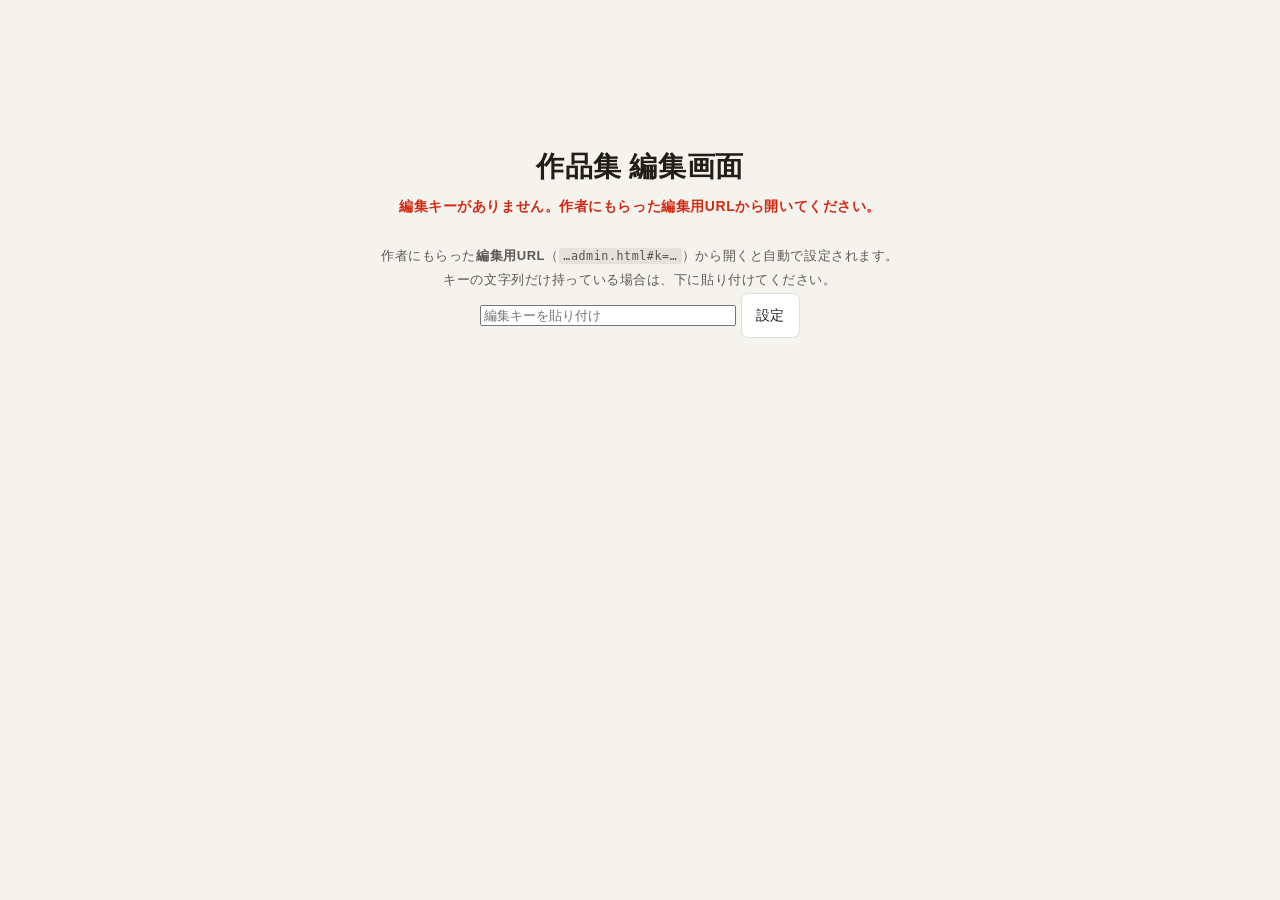
<file: admin.html>
<!DOCTYPE html>
<html lang="ja">
<head>
<meta charset="UTF-8">
<meta name="viewport" content="width=device-width, initial-scale=1">
<title>作品集 — 編集</title>
<link rel="icon" href='data:image/svg+xml,<svg xmlns="http://www.w3.org/2000/svg" viewBox="0 0 64 64"><rect width="64" height="64" rx="8" fill="%231f6f4a"/></svg>'>
<link rel="stylesheet" href="assets/css/style.css">
<link rel="stylesheet" href="assets/admin/admin.css">
</head>
<body>
<div id="boot" class="boot">
  <h1>作品集 編集画面</h1>
  <p class="boot__msg" id="bootMsg">読み込み中…</p>
  <div id="keyForm" hidden>
    <p class="boot__hint">作者にもらった<b>編集用URL</b>（<code>…admin.html#k=…</code>）から開くと自動で設定されます。<br>
    キーの文字列だけ持っている場合は、下に貼り付けてください。</p>
    <p><input id="keyInput" type="password" placeholder="編集キーを貼り付け" style="width:16rem">
    <button class="btn" id="keySave">設定</button></p>
  </div>
</div>

<div id="app" hidden>
  <header class="topbar">
    <div class="topbar__title">作品集 編集</div>
    <div class="topbar__actions">
      <button class="btn btn--ghost" id="btnPreview" type="button">プレビュー↗</button>
      <button class="btn" id="btnSave">保存</button>
      <button class="btn btn--primary" id="btnPublish">本番へ公開</button>
    </div>
    <div class="topbar__status" id="status" aria-live="polite"></div>
  </header>

  <div class="tray" id="tray" hidden>
    <div class="tray__label">新しく追加した画像 <small>— ドラッグして好きな場所へ配置</small></div>
    <div class="tray__items" id="trayItems"></div>
  </div>

  <main class="wrap">
    <section class="canvas" id="canvas"></section>

    <aside class="side" id="selPanel" hidden>
      <div class="panel">
        <h2>選択中の画像</h2>
        <div class="sel">
          <img id="selImg" alt="">
          <div class="sel__body">
            <div class="sel__id" id="selId"></div>
            <label class="fld"><span>説明文（alt）</span>
              <textarea id="selAlt" rows="2" placeholder="画像の説明（読み上げ・代替表示用）"></textarea>
            </label>
            <button class="btn btn--sm btn--danger" id="selDelete">完全に削除</button>
          </div>
        </div>
        <button class="btn btn--sm btn--ghost" id="selClose" style="margin-top:.6rem">閉じる</button>
      </div>
    </aside>
  </main>
</div>

<input type="file" id="fileInput" accept="image/*" hidden multiple>

<script src="assets/admin/admin.js" type="module"></script>
</body>
</html>
</file>
<file: assets/css/style.css>
@charset "UTF-8";
/* ============================================================
   岩田暉良 作品集
   マクロ構造: ジャスティファイド・ロウ（行充填）の密な図録。
   幕の変わり目のみフルブリードが破る。二幕（紙→夜→紙）。
   規律: 色・字体は全てトークン経由 / アニメは transform・opacity のみ
   critique: Philosophy 5 / Hierarchy 4 / Execution 4 / Specificity 5 / Restraint 4 / Variety 4
   ============================================================ */

/* ---------- tokens ---------- */
:root {
  /* 紙の幕 */
  --washi:       oklch(0.965 0.008 95);
  --washi-shade: oklch(0.932 0.012 95);
  --sumi:        oklch(0.240 0.010 80);
  --sumi-soft:   oklch(0.240 0.010 80 / 0.72);
  --sumi-faint:  oklch(0.240 0.010 80 / 0.16);
  --shu:         oklch(0.560 0.205 31);
  --kin:         oklch(0.760 0.115 88);

  /* 夜の幕 */
  --night-bg:    oklch(0.145 0.015 285);
  --night-shade: oklch(0.195 0.015 285);
  --night-ink:   oklch(0.920 0.012 95);
  --night-soft:  oklch(0.920 0.012 95 / 0.68);
  --night-faint: oklch(0.920 0.012 95 / 0.18);
  --shu-bright:  oklch(0.635 0.215 33);

  /* 字体（システムのみ・ネットワークゼロ） */
  --font-display: "Hiragino Mincho ProN", "Hiragino Mincho Pro", "YuMincho", "Yu Mincho", "Noto Serif JP", serif;
  --font-ui: "Hiragino Kaku Gothic ProN", "Hiragino Sans", "Yu Gothic", "YuGothic", "Noto Sans JP", sans-serif;

  /* 級数 */
  --fs-display: clamp(3.2rem, 2rem + 6.5vw, 7rem);
  --fs-maku:    clamp(2.6rem, 1.8rem + 4vw, 5.5rem);
  --fs-h2:      clamp(1.35rem, 1.1rem + 1.2vw, 2rem);
  --fs-body:    clamp(1rem, 0.94rem + 0.3vw, 1.125rem);
  --fs-caption: 0.8125rem;
  --fs-fig:     0.75rem;

  --lh-body: 1.9;
  --ls-body: 0.04em;
  --ls-fig:  0.14em;

  /* 余白（密） */
  --gap: clamp(4px, 0.55vw, 9px);
  --s-1: 0.25rem; --s-2: 0.5rem; --s-3: 1rem; --s-4: 1.5rem;
  --s-5: 2.5rem;  --s-6: 4rem;

  --w-spine: 100rem;

  /* モーション */
  --ease-out: cubic-bezier(0.22, 1, 0.36, 1);
  --dur-reveal: 640ms;
  --dur-akaten: 1300ms;
}

/* ---------- base ---------- */
*, *::before, *::after { box-sizing: border-box; }

html {
  overflow-x: clip;
  background: var(--washi);
  scroll-behavior: smooth;
}

body {
  margin: 0;
  font-family: var(--font-ui);
  font-size: var(--fs-body);
  line-height: var(--lh-body);
  letter-spacing: var(--ls-body);
  color: var(--sumi);
  -webkit-font-smoothing: antialiased;
}

img { max-width: 100%; height: auto; display: block; }

h1, h2, h3, p, figure, figcaption { margin: 0; font-style: normal; }

::selection { background: var(--shu); color: var(--washi); }

:focus-visible {
  outline: 2px solid var(--shu);
  outline-offset: 3px;
  transition: none;
}
[data-theme="night"] :focus-visible { outline-color: var(--kin); }

/* ---------- 固定二層背景（暗転の機構） ---------- */
.bg { position: fixed; inset: 0; z-index: -1; pointer-events: none; }
.bg__paper, .bg__night { position: absolute; inset: 0; }
.bg__paper { background: var(--washi); }
.bg__paper::after {
  content: "";
  position: absolute; inset: 0;
  background-image: url('data:image/svg+xml;utf8,<svg xmlns="http://www.w3.org/2000/svg" width="240" height="240"><filter id="p"><feTurbulence type="fractalNoise" baseFrequency="0.9" numOctaves="2" stitchTiles="stitch"/><feColorMatrix type="saturate" values="0"/></filter><rect width="240" height="240" filter="url(%23p)" opacity="0.55"/></svg>');
  background-size: 240px 240px;
  opacity: 0.05;
}
.bg__night {
  background: var(--night-bg);
  opacity: 0;
  transition: opacity var(--dur-akaten) var(--ease-out);
  will-change: opacity;
}
html[data-act="night"] .bg__night { opacity: 1; }

/* ---------- スパイン ---------- */
.spine {
  max-width: var(--w-spine);
  margin-inline: auto;
  padding-inline: clamp(0.5rem, 1.5vw, 1.5rem);
}

/* フルブリード */
.bleed {
  width: 100vw;
  margin-inline: calc(50% - 50vw);
}

/* ---------- 章 ---------- */
.act { padding-block: var(--gap); position: relative; }
.act[data-theme="night"] { color: var(--night-ink); }

.act__head {
  display: flex;
  align-items: flex-end;
  gap: clamp(0.6rem, 1.4vw, 1.25rem);
  padding-block: var(--s-5) var(--s-3);
}
.maku-title {
  writing-mode: vertical-rl;
  text-orientation: mixed; /* 欧文は横倒し */
  font-family: var(--font-display);
  font-weight: 600;
  font-size: var(--fs-maku);
  line-height: 1;
  letter-spacing: 0.06em;
  max-height: 60svh;
  color: currentColor;
  font-feature-settings: "tnum" 1;
}
.maku-title .ch { display: inline-block; }

/* 章題わきの和文サブラベル（横書き・ゴシック小字で明朝の大題に対比） */
.maku-sub {
  font-family: var(--font-ui);
  font-size: clamp(0.8125rem, 0.72rem + 0.42vw, 1.1rem);
  font-weight: 500;
  letter-spacing: 0.14em;
  line-height: 1;
  color: var(--sumi-soft);
  align-self: flex-end;
  padding-block-end: 0.6em;
}
[data-theme="night"] .maku-sub { color: var(--night-soft); }

/* ---------- 行充填ギャラリー（justified rows） ---------- */
.row {
  display: flex;
  gap: var(--gap);
  margin-block-end: var(--gap);
}
.row .plate {
  flex: var(--ar) 1 0%;
  min-width: 0;
}
.row .plate img { width: 100%; height: auto; }

/* ---------- 図版 ---------- */
.plate { position: relative; }
.plate img { background: var(--washi-shade); }
[data-theme="night"] .plate img { background: var(--night-shade); }

.plate button {
  all: unset;
  display: block;
  width: 100%;
  cursor: zoom-in;
}
.plate button:hover img { opacity: 0.94; }
.plate button:active img { opacity: 0.8; }
.plate button:focus-visible { outline: 2px solid var(--shu); outline-offset: -2px; }
[data-theme="night"] .plate button:focus-visible { outline-color: var(--kin); }
/* transformはパララックスが専有するため遷移はopacityのみ */
.plate button img { transition: opacity 200ms var(--ease-out); }

/* ---------- パララックス ---------- */
html.js [data-px] { will-change: transform; }
html.js .bleed-photo--cover button { overflow: clip; display: block; }
html.js .bleed-photo--cover img { will-change: transform; }

/* ---------- 表紙 ---------- */
.hyoshi {
  min-height: 100svh;
  display: grid;
  grid-template-columns: minmax(0, 7fr) minmax(0, 5fr);
  gap: var(--s-4);
  align-items: center;
  padding-block: var(--s-4);
}
.hyoshi__art { align-self: end; }
.hyoshi__title-block {
  justify-self: end;
  display: flex;
  flex-direction: row-reverse;
  gap: var(--s-4);
  align-items: flex-start;
  height: min(72svh, 40rem);
}
.hyoshi__title {
  writing-mode: vertical-rl;
  font-family: var(--font-display);
  font-weight: 600;
  font-size: var(--fs-display);
  letter-spacing: 0.14em;
  line-height: 1;
}
.hyoshi__sub {
  writing-mode: vertical-rl;
  font-size: var(--fs-fig);
  letter-spacing: var(--ls-fig);
  color: var(--sumi-soft);
  padding-block-start: 0.4rem;
}

/* ---------- フルブリード図版 ---------- */
.bleed-photo { margin-block: var(--gap); position: relative; }
.bleed-photo img { width: 100%; }
.bleed-photo--cover img { height: 100svh; object-fit: cover; }

/* ---------- 屏風 ---------- */
.byobu {
  overflow-x: auto;
  overscroll-behavior-x: contain;
  block-size: clamp(320px, 74vh, 780px);
  background: var(--washi-shade);
}
.byobu__inner {
  position: relative;
  block-size: 100%;
  aspect-ratio: 3501 / 1197;
}
.byobu__inner img {
  position: absolute;
  inset: 0;
  width: 100%;
  height: 100%;
  object-fit: contain;
}
.byobu__folds {
  position: absolute;
  inset: 0;
  pointer-events: none;
  background: repeating-linear-gradient(
    90deg,
    oklch(0.2 0.01 80 / 0.07) 0,
    transparent 1.2%,
    transparent 15.4%,
    oklch(1 0 0 / 0.05) 16.55%,
    oklch(0.2 0.01 80 / 0.07) 16.6667%
  );
}
.byobu-wrap { position: relative; margin-block-end: var(--gap); }
.byobu-hint {
  position: absolute;
  inset-inline-end: 0;
  inset-block-end: 0;
  padding: 0.15rem 0.6rem;
  background: oklch(0.965 0.008 95 / 0.85);
  font-size: var(--fs-caption);
  color: var(--sumi-soft);
  pointer-events: none;
}

/* ---------- 記（About） ---------- */
.shirusu__grid {
  display: grid;
  grid-template-columns: minmax(0, 5fr) minmax(0, 7fr);
  gap: var(--s-4);
  align-items: start;
  margin-block-end: var(--gap);
}
.shirusu__photo img { width: 100%; height: auto; }
.shirusu h3 {
  font-family: var(--font-display);
  font-weight: 600;
  font-size: var(--fs-h2);
  letter-spacing: 0.12em;
  margin-block: var(--s-4) var(--s-2);
}
.shirusu h3:first-of-type { margin-block-start: 0; }
.shirusu h3 small {
  font-family: var(--font-ui);
  font-weight: 400;
  font-size: var(--fs-fig);
  letter-spacing: var(--ls-fig);
  color: var(--sumi-soft);
  margin-inline-start: var(--s-2);
}
.shirusu ul { list-style: none; margin: 0; padding: 0; }
.shirusu li {
  padding-block: var(--s-1);
  border-block-end: 1px solid var(--sumi-faint);
  display: flex;
  gap: var(--s-4);
  align-items: baseline;
}
.shirusu li b {
  font-family: var(--font-ui);
  font-weight: 400;
  font-size: var(--fs-fig);
  letter-spacing: var(--ls-fig);
  color: var(--sumi-soft);
  min-inline-size: 3.5rem;
  font-feature-settings: "tnum" 1;
}

/* ---------- 蔵（収蔵庫） ---------- */
.kura { content-visibility: auto; contain-intrinsic-size: auto 2200px; }
.kura__grid {
  display: grid;
  grid-template-columns: repeat(auto-fill, minmax(min(110px, 100%), 1fr));
  gap: var(--gap);
}
.kura__cell {
  all: unset;
  position: relative;
  aspect-ratio: 1;
  cursor: zoom-in;
  overflow: clip;
}
.kura__cell img {
  width: 100%;
  height: 100%;
  object-fit: cover;
  opacity: 0.88;
  transition: opacity 180ms var(--ease-out);
  background: var(--washi-shade);
}
.kura__cell:hover img { opacity: 1; }
.kura__cell:active img { opacity: 0.75; }
.kura__cell:focus-visible { outline: 2px solid var(--shu); outline-offset: -2px; }
.kura__no {
  position: absolute;
  inset-inline-start: 0;
  inset-block-end: 0;
  font-family: var(--font-ui);
  font-size: 0.625rem;
  letter-spacing: 0.08em;
  padding: 0.1rem 0.35rem;
  background: oklch(0.965 0.008 95 / 0.85);
  color: var(--sumi);
  opacity: 0;
  transition: opacity 180ms var(--ease-out);
  font-feature-settings: "tnum" 1;
}
.kura__cell:hover .kura__no,
.kura__cell:focus-visible .kura__no { opacity: 1; }

/* ---------- 奥付 ---------- */
.okuzuke {
  padding-block: var(--s-5);
  text-align: center;
  font-size: var(--fs-caption);
  letter-spacing: 0.18em;
  color: var(--sumi-soft);
}

/* ---------- 索引ナビ ---------- */
.nav {
  position: fixed;
  right: clamp(0.5rem, 1.5vw, 1.5rem);
  top: 50%;
  transform: translateY(-50%);
  z-index: 10;
  display: flex;
  flex-direction: column;
  gap: var(--s-2);
  text-align: center;
}
.nav a {
  font-family: var(--font-display);
  font-size: 0.8125rem;
  font-feature-settings: "tnum" 1;
  text-decoration: none;
  color: var(--sumi-soft);
  padding: var(--s-1) var(--s-2);
}
.nav a:hover { color: var(--shu); }
.nav a:active { transform: translateY(1px); }
.nav a:focus-visible { outline: 2px solid var(--shu); outline-offset: 2px; }
html[data-act="night"] .nav a { color: var(--night-soft); }
html[data-act="night"] .nav a:hover { color: var(--shu-bright); }
html[data-act="night"] .nav a:focus-visible { outline-color: var(--kin); }

/* ---------- ライトボックス ---------- */
.lb {
  border: none;
  padding: 0;
  background: transparent;
  max-inline-size: 100vw;
  max-block-size: 100svh;
  inline-size: 100vw;
  block-size: 100svh;
  overscroll-behavior: contain;
}
.lb::backdrop { background: oklch(0.1 0.012 285 / 0.94); }
.lb__stage {
  position: relative;
  inline-size: 100%;
  block-size: 100%;
  display: grid;
  place-items: center;
}
.lb__img {
  max-inline-size: min(94vw, 1800px);
  max-block-size: 86svh;
  inline-size: auto;
  height: auto;
  object-fit: contain;
  background: var(--night-shade);
  transition: opacity 220ms var(--ease-out);
}
.lb__img.is-switching { opacity: 0; }
/* 操作ボタン: 常時視認できるチップ。画像より前面（z-index）で被り無し */
.lb button {
  all: unset;
  position: absolute;
  z-index: 5;
  cursor: pointer;
  display: grid;
  place-items: center;
  inline-size: 2.75rem;
  block-size: 2.75rem;
  border-radius: 50%;
  background: oklch(0.145 0.015 285 / 0.7);
  color: var(--night-ink);
  font-family: var(--font-ui);
  font-size: 1.25rem;
  line-height: 1;
  opacity: 0.9;
  transition: opacity 150ms var(--ease-out), transform 150ms var(--ease-out);
}
.lb button:hover { opacity: 1; }
.lb button:active { transform: scale(0.92); }
.lb button:focus-visible { outline: 2px solid var(--kin); outline-offset: 2px; opacity: 1; }
/* 詳細度注意: `.lb button`（0-1-1）の all:unset に負けないよう二重クラスで上書きする */
.lb .lb__close {
  inset-block-start: max(1rem, env(safe-area-inset-top));
  inset-inline-end: max(1rem, env(safe-area-inset-right));
}
.lb .lb__prev { inset-inline-start: max(0.6rem, env(safe-area-inset-left)); inset-block-start: 50%; transform: translateY(-50%); }
.lb .lb__next { inset-inline-end: max(0.6rem, env(safe-area-inset-right)); inset-block-start: 50%; transform: translateY(-50%); }
.lb .lb__prev:active { transform: translateY(-50%) scale(0.92); }
.lb .lb__next:active { transform: translateY(-50%) scale(0.92); }
/* 拡大表示中はページ側の固定UIを消す（被り防止） */
html.lb-open .nav { visibility: hidden; }

/* ---------- 欠図（unhappy path） ---------- */
.plate.is-missing img, .kura__cell.is-missing img { visibility: hidden; }
.plate.is-missing::before, .kura__cell.is-missing::before {
  content: "欠";
  position: absolute;
  inset: 0;
  display: grid;
  place-items: center;
  font-family: var(--font-display);
  font-size: var(--fs-h2);
  color: var(--sumi-faint);
  background: var(--washi-shade);
  border: 1px dashed var(--sumi-faint);
}
[data-theme="night"] .plate.is-missing::before {
  background: var(--night-shade);
  border-color: var(--night-faint);
  color: var(--night-faint);
}

/* ---------- リビール（JS有効時のみ隠す） ---------- */
html.js [data-reveal] {
  opacity: 0;
  transform: translate3d(0, 24px, 0);
}
html.js [data-reveal].is-in {
  opacity: 1;
  transform: none;
  transition: opacity var(--dur-reveal) var(--ease-out), transform var(--dur-reveal) var(--ease-out);
  transition-delay: calc(var(--stagger, 0) * 80ms);
}
html.js .maku-title .ch {
  opacity: 0;
  transform: translate3d(0, 0.5em, 0) rotate(3deg);
  transform-origin: left bottom;
}
html.js .maku-title.is-in .ch {
  opacity: 1;
  transform: none;
  transition: opacity 700ms var(--ease-out), transform 700ms var(--ease-out);
  transition-delay: calc(var(--i, 0) * 90ms);
}

/* ---------- レスポンシブ ---------- */
@media (max-width: 767px) {
  .nav { display: none; }
  .hyoshi { grid-template-columns: minmax(0, 1fr); }
  .hyoshi__title-block { justify-self: end; height: min(52svh, 24rem); }
  .hyoshi__art { order: 2; }
  .shirusu__grid { grid-template-columns: minmax(0, 1fr); }
  .byobu { block-size: 320px; }
  .bleed-photo--cover img { height: 72svh; }
  .kura__grid { grid-template-columns: repeat(auto-fill, minmax(min(80px, 100%), 1fr)); }
}

/* 極小幅でも行充填を維持する（複数列の密なグリッド＝物量を見せる） */

/* ---------- reduced motion ---------- */
@media (prefers-reduced-motion: reduce) {
  html { scroll-behavior: auto; }
  html.js [data-reveal] { transform: none; }
  html.js [data-reveal].is-in { transition: opacity 150ms linear; transition-delay: 0ms; }
  html.js .maku-title .ch { transform: none; }
  html.js .maku-title.is-in .ch { transition: opacity 150ms linear; transition-delay: 0ms; }
  .bg__night { transition-duration: 150ms; }
  .plate button img, .kura__cell img, .lb__img { transition: none; }
  html.js [data-px], html.js .bleed-photo--cover img { will-change: auto; }
}
</file>
<file: assets/admin/admin.css>
@charset "UTF-8";
/* 実サイトの assets/css/style.css を先に読み込み、色・字体トークン（--washi, --sumi, --shu, --font-*等）を
   そのまま流用する。ここでは編集画面固有のクロームだけを定義する。 */
:root {
  --panel: #fff;
  --line: oklch(0.24 0.01 80 / 0.14);
  --danger-bg: #f7e9e7;
  --shadow: 0 1px 3px rgba(0,0,0,.08);
  --zoom: 0.38; /* 実サイトの画像プレビューを縮小する率。フォーム/ツールバー類には掛からない（下記参照） */
}
* { box-sizing: border-box; }
html, body { background: var(--washi); }
body { margin: 0; font-family: var(--font-ui); color: var(--sumi); font-size: 14px; }
img { display: block; max-width: 100%; }
code { background: oklch(0.24 0.01 80 / 0.08); padding: .1em .4em; border-radius: 4px; font-size: .9em; }

.boot { max-width: 40rem; margin: 12vh auto; padding: 2rem; text-align: center; }
.boot h1 { font-family: var(--font-display); font-weight: 600; }
.boot__hint { color: var(--sumi-soft); font-size: 13px; margin-top: 1.5rem; }
.boot.error .boot__msg { color: var(--shu); font-weight: 600; }

/* ---------- topbar ---------- */
.topbar { position: sticky; top: 0; z-index: 30; display: flex; align-items: center; gap: 1rem;
  padding: .7rem 1.2rem; background: var(--panel); border-bottom: 1px solid var(--line); box-shadow: var(--shadow); }
.topbar__title { font-family: var(--font-display); font-weight: 600; letter-spacing: .04em; }
.topbar__actions { display: flex; gap: .5rem; margin-left: auto; }
.topbar__status { position: absolute; left: 1.2rem; bottom: -1.6rem; font-size: 12px; color: var(--sumi-soft); }
.topbar__status.ok { color: #1f6f4a; } .topbar__status.err { color: var(--shu); }

.btn { font: inherit; border: 1px solid var(--line); background: #fff; color: var(--sumi);
  padding: .5rem .9rem; border-radius: 7px; cursor: pointer; transition: background .15s, border-color .15s; }
.btn:hover { background: oklch(0.24 0.01 80 / 0.05); }
.btn:focus-visible { outline: 2px solid var(--shu); outline-offset: 2px; }
.btn--primary { background: #1f6f4a; border-color: #1f6f4a; color: #fff; }
.btn--primary:hover { background: #195c3d; }
.btn--ghost { background: transparent; }
.btn--danger { color: var(--shu); border-color: #e3b8b2; }
.btn--danger:hover { background: var(--danger-bg); }
.btn--sm { padding: .35rem .6rem; font-size: 12px; }
.btn[disabled] { opacity: .5; cursor: default; }

/* ---------- 新規アップロードのトレイ ---------- */
.tray { background: oklch(0.76 0.115 88 / 0.12); border-bottom: 1px solid var(--line); padding: .7rem 1.2rem; }
.tray__label { font-size: 12px; color: var(--sumi-soft); margin-bottom: .5rem; }
.tray__label small { opacity: .8; }
.tray__items { display: flex; gap: .5rem; flex-wrap: wrap; }
.tray .chip { width: 84px; height: 84px; }

/* ---------- レイアウト ---------- */
.wrap { display: grid; grid-template-columns: minmax(0,1fr) 20rem; gap: 0; max-width: 100%; margin: 0 auto; align-items: start; }
@media (max-width: 900px) { .wrap { grid-template-columns: minmax(0,1fr); } }

.canvas { min-width: 0; padding-block: 1rem; }

/* ---------- セクション ---------- */
.ed-sec { border-block-end: 1px dashed var(--line); padding-block-end: 1rem; margin-block-end: 1rem; }
.ed-sec__head { display: flex; align-items: center; gap: .8rem; padding: .5rem clamp(1rem,3vw,2.5rem); flex-wrap: wrap;
  position: sticky; top: 56px; z-index: 5; background: oklch(0.965 0.008 95 / 0.92); backdrop-filter: blur(4px); }
[data-theme="night"].ed-sec__head { background: oklch(0.145 0.015 285 / 0.92); }
.ed-sec__badge { font-family: var(--font-display); font-weight: 700; letter-spacing: .05em; color: var(--shu); white-space: nowrap; }
.ed-sec__head input { font: inherit; padding: .35rem .5rem; border: 1px solid var(--line); border-radius: 6px; background: #fff; }
.ed-sec__title { width: 6rem; flex: 0 0 auto; font-weight: 600; }
.ed-sec__sub { width: 11rem; min-width: 0; flex: 1 1 11rem; }
.ed-sec__note { font-size: 11.5px; color: var(--sumi-soft); margin-inline-start: auto; white-space: nowrap; }

/* セクション本体（ズームなし・常に等倍）。舞台の背景色だけ実サイトのテーマに合わせる */
.ed-stage { background: var(--washi); overflow-x: auto; }
.ed-stage[data-theme="night"] { background: var(--night-bg); color: var(--night-ink); }
.ed-stage .spine { padding-block: .5rem; max-width: none; }
.ed-stage .act__head { padding-block: 1rem .5rem; }
.ed-stage .row { margin-block-end: 0; }

/* 実サイトのクラス(.row/.plate/.bleed/.byobu 等)を使う画像プレビューだけを縮小する舞台。
   フォーム・ツールバー・見出し入力はこの中に置かない（ネストしたzoom補正による表示崩れを避けるため）。
   width:100%だとzoomで縮んでも親幅いっぱいに広がり直すため縮小感が出ない → 実サイトの最大幅(--w-spine)
   を固定で与えてから zoom で縮める(実物のスケール感を再現する)。 */
.ed-imgscale { width: var(--w-spine, 100rem); zoom: var(--zoom); }

/* ---------- 編集ブロック（行・全幅・全画面・屏風をすべて同じ見た目で扱う） ---------- */
.ed-block { position: relative; margin-block-end: var(--gap); }
.ed-block__bar {
  display: flex; align-items: center; gap: .4rem; padding: .3rem clamp(.5rem,2vw,1.5rem);
  opacity: 0; transition: opacity .12s;
}
.ed-block:hover .ed-block__bar, .ed-block:focus-within .ed-block__bar { opacity: 1; }
.ed-handle { cursor: grab; padding: .25rem .6rem; border-radius: 5px; border: 1px solid var(--line); background: #fff; font-size: 13px; color: var(--sumi-soft); user-select: none; }
.ed-handle:active { cursor: grabbing; }
.ed-block.dragging-block { opacity: .35; }
.ed-type { font: inherit; font-size: 12px; padding: .3rem .5rem; border: 1px solid var(--line); border-radius: 5px; background: #fff; }
.ed-del { font: inherit; font-size: 12px; padding: .3rem .6rem; border: 1px solid #e3b8b2; border-radius: 5px; background: #fff; color: var(--shu); cursor: pointer; }
.ed-del:hover { background: var(--danger-bg); }
.ed-block__drop { position: relative; block-size: 10px; z-index: 4; }
.ed-block__drop.gap-hot::after { content:""; position:absolute; inset-inline: clamp(1rem,3vw,2.5rem); block-size: 3px; background: var(--shu); top: 3px; border-radius: 2px; }

/* 画像チップ: 行内・全幅・全画面・屏風・トレイ・ギャラリー、すべて共通の見た目 */
.ed-img-wrap { position: relative; }
.ed-img-wrap.drag-hot img, .ed-img-wrap.drag-hot .byobu__inner img { outline: 3px solid var(--shu); outline-offset: -3px; }
.ed-img-wrap.dragging img { opacity: .35; }
.ed-img-wrap .ed-edit {
  position: absolute; top: .4rem; right: .4rem; z-index: 3;
  font-size: 11px; padding: .2rem .5rem; border-radius: 5px; border: 1px solid var(--line);
  background: oklch(0.965 0.008 95 / 0.9); color: var(--sumi); cursor: pointer; opacity: 0; transition: opacity .12s;
}
.ed-img-wrap:hover .ed-edit { opacity: 1; }
.ed-img-wrap img { cursor: grab; }
.ed-img-wrap img:active { cursor: grabbing; }

/* 行の末尾: ドロップで画像を追加できる余白ゾーン */
.ed-row-tail { flex: 0 0 auto; inline-size: clamp(48px, 8%, 96px); min-block-size: 64px; border: 1.5px dashed var(--line);
  border-radius: 6px; display: grid; place-items: center; color: var(--sumi-soft); font-size: 20px; opacity: .5; }
.ed-row-tail.drag-hot { opacity: 1; border-color: var(--shu); color: var(--shu); background: oklch(0.56 0.2 31 / 0.06); }

.ed-add-row { font-size: 12px; color: var(--sumi-soft); background: none; border: none; cursor: pointer; padding: .4rem clamp(1rem,3vw,2.5rem); }
.ed-add-row:hover { color: var(--shu); }

/* 屏風: 管理画面ではスクロール不要・全幅表示 */
.ed-imgscale .byobu { overflow: visible; block-size: auto; }
.ed-imgscale .byobu__inner { aspect-ratio: auto; block-size: auto; }
.ed-imgscale .byobu__inner img { position: static; width: 100%; height: auto; }
.ed-imgscale .byobu-hint { display: none; }

/* 全幅・全画面・屏風を編集画面では区別しない（実サイトでのみ挙動が変わる） */
.ed-imgscale .bleed-photo--cover img { height: auto; }
.ed-imgscale .bleed, .ed-imgscale .byobu-wrap { margin-block: 0; }

/* プロフィール編集（常に等倍。zoom補正なし） */
.ed-profile { padding: 1rem clamp(1rem,3vw,2.5rem) 1.4rem; display: grid; gap: .6rem; max-width: 46rem; }
.ed-profile h3 { font-family: var(--font-display); font-size: 1rem; margin: .6rem 0 0; }
.ed-profile input, .ed-profile textarea { font: inherit; width: 100%; box-sizing: border-box; padding: .45rem .55rem;
  border: 1px solid var(--line); border-radius: 6px; background: #fff; }
.ed-profile .row2 { display: grid; grid-template-columns: 1fr 1fr; gap: .5rem; }
.ed-profile .row2 > * { min-width: 0; }
.ed-profile .skill-line { display: flex; gap: .4rem; align-items: center; }
.ed-profile .skill-line input { flex: 1; min-width: 0; }
.ed-profile .edu-line { display: flex; gap: .4rem; margin-block-end: .3rem; }
.ed-profile .edu-line input:first-child { width: 5rem; flex: 0 0 auto; }
.ed-profile .edu-line input:last-child { flex: 1; min-width: 0; }
.ed-profile .item-del { border: none; background: none; color: var(--shu); cursor: pointer; font-size: 16px; padding: 0 .3rem; }
.ed-profile .item-add { align-self: start; font-size: 12px; color: var(--sumi-soft); background: none; border: none; cursor: pointer; }

/* ---------- ギャラリー（常に等倍） ---------- */
.ed-gallery { padding: .8rem clamp(1rem,3vw,2.5rem) 1.4rem; zoom: 1; }
.ed-gallery__ctrl { display: flex; align-items: center; gap: .8rem; margin-block-end: .8rem; flex-wrap: wrap; }
.ed-gallery__ctrl label { font-size: 12px; color: var(--sumi-soft); display: flex; align-items: center; gap: .4rem; }
.ed-gallery__ctrl input[type="range"] { width: 10rem; }
.ed-gallery__count { font-size: 12px; color: var(--sumi-soft); margin-inline-start: auto; }
.ed-gallery__grid { display: grid; grid-template-columns: repeat(auto-fill, minmax(var(--gallery-cell, 96px), 1fr)); gap: 3px; }
.ed-gallery__cell { position: relative; aspect-ratio: 1; }
.ed-gallery__cell img { width: 100%; height: 100%; object-fit: cover; cursor: grab; }
.ed-gallery__cell.drag-hot img { outline: 3px solid var(--shu); outline-offset: -3px; }
.ed-gallery__cell.dragging img { opacity: .35; }
.ed-gallery__x { position: absolute; top: 2px; right: 2px; width: 18px; height: 18px; line-height: 16px; text-align: center;
  border-radius: 50%; border: none; background: oklch(0.965 0.008 95 / 0.9); color: var(--shu); font-size: 12px; cursor: pointer; opacity: 0; }
.ed-gallery__cell:hover .ed-gallery__x { opacity: 1; }
.ed-gallery__add { aspect-ratio: 1; display: grid; place-items: center; border: 2px dashed var(--line); border-radius: 6px;
  color: var(--sumi-soft); cursor: pointer; font-size: 24px; }
.ed-gallery__add:hover, .ed-gallery__add.drag-hot { border-color: #1f6f4a; color: #1f6f4a; background: oklch(0.7 0.1 150 / 0.08); }

/* ---------- 選択パネル ---------- */
.side { position: sticky; top: 4.5rem; padding: 1rem; }
.panel { background: var(--panel); border: 1px solid var(--line); border-radius: 10px; padding: 1rem; box-shadow: var(--shadow); }
.panel h2 { margin: 0 0 .7rem; font-size: 13px; letter-spacing: .05em; color: var(--sumi-soft); text-transform: uppercase; }
.fld { display: block; margin-bottom: .7rem; }
.fld > span { display: block; font-size: 12px; color: var(--sumi-soft); margin-bottom: .25rem; }
.fld textarea { width: 100%; font: inherit; padding: .45rem .5rem; border: 1px solid var(--line); border-radius: 6px; background: #fff; box-sizing: border-box; }
.sel { display: flex; gap: .8rem; }
.sel img { width: 84px; height: 84px; object-fit: cover; border-radius: 6px; border: 1px solid var(--line); }
.sel__body { flex: 1; min-width: 0; }
.sel__id { font-size: 12px; color: var(--sumi-soft); margin-bottom: .4rem; }
</file>
